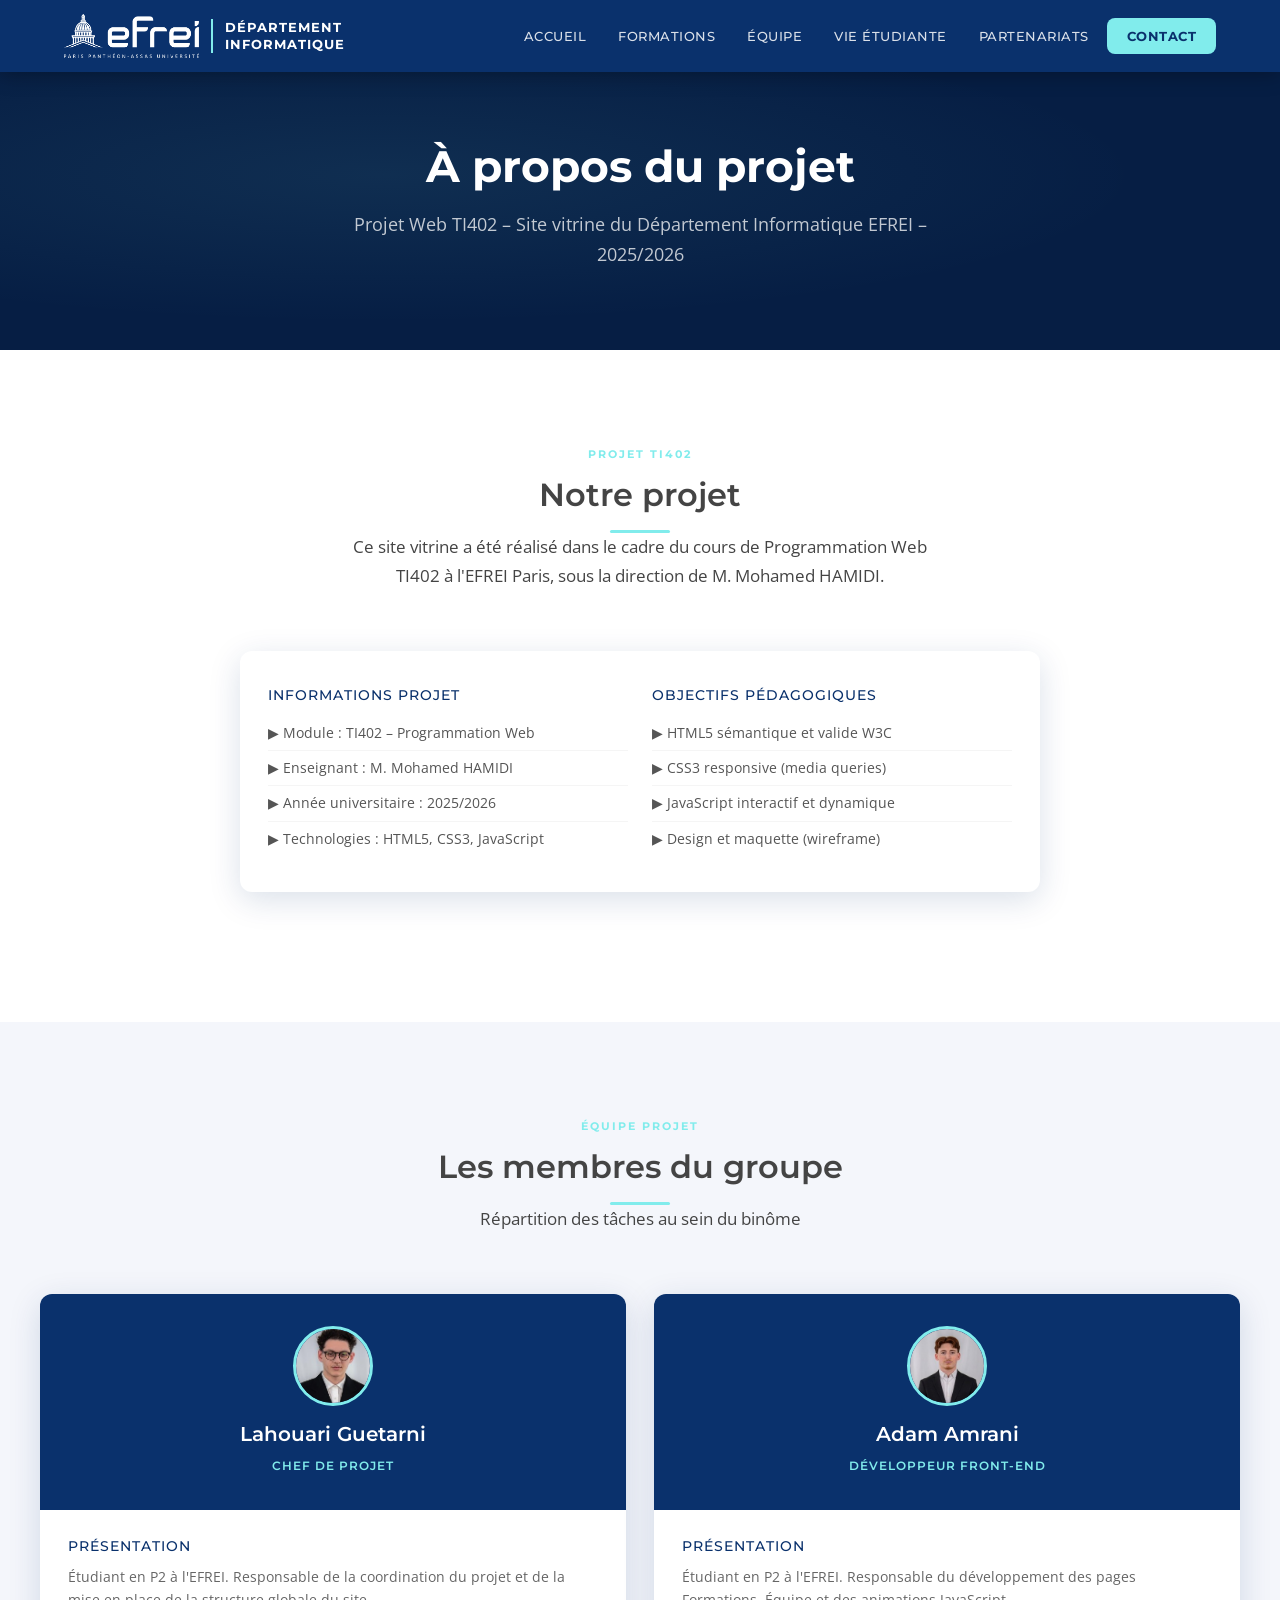
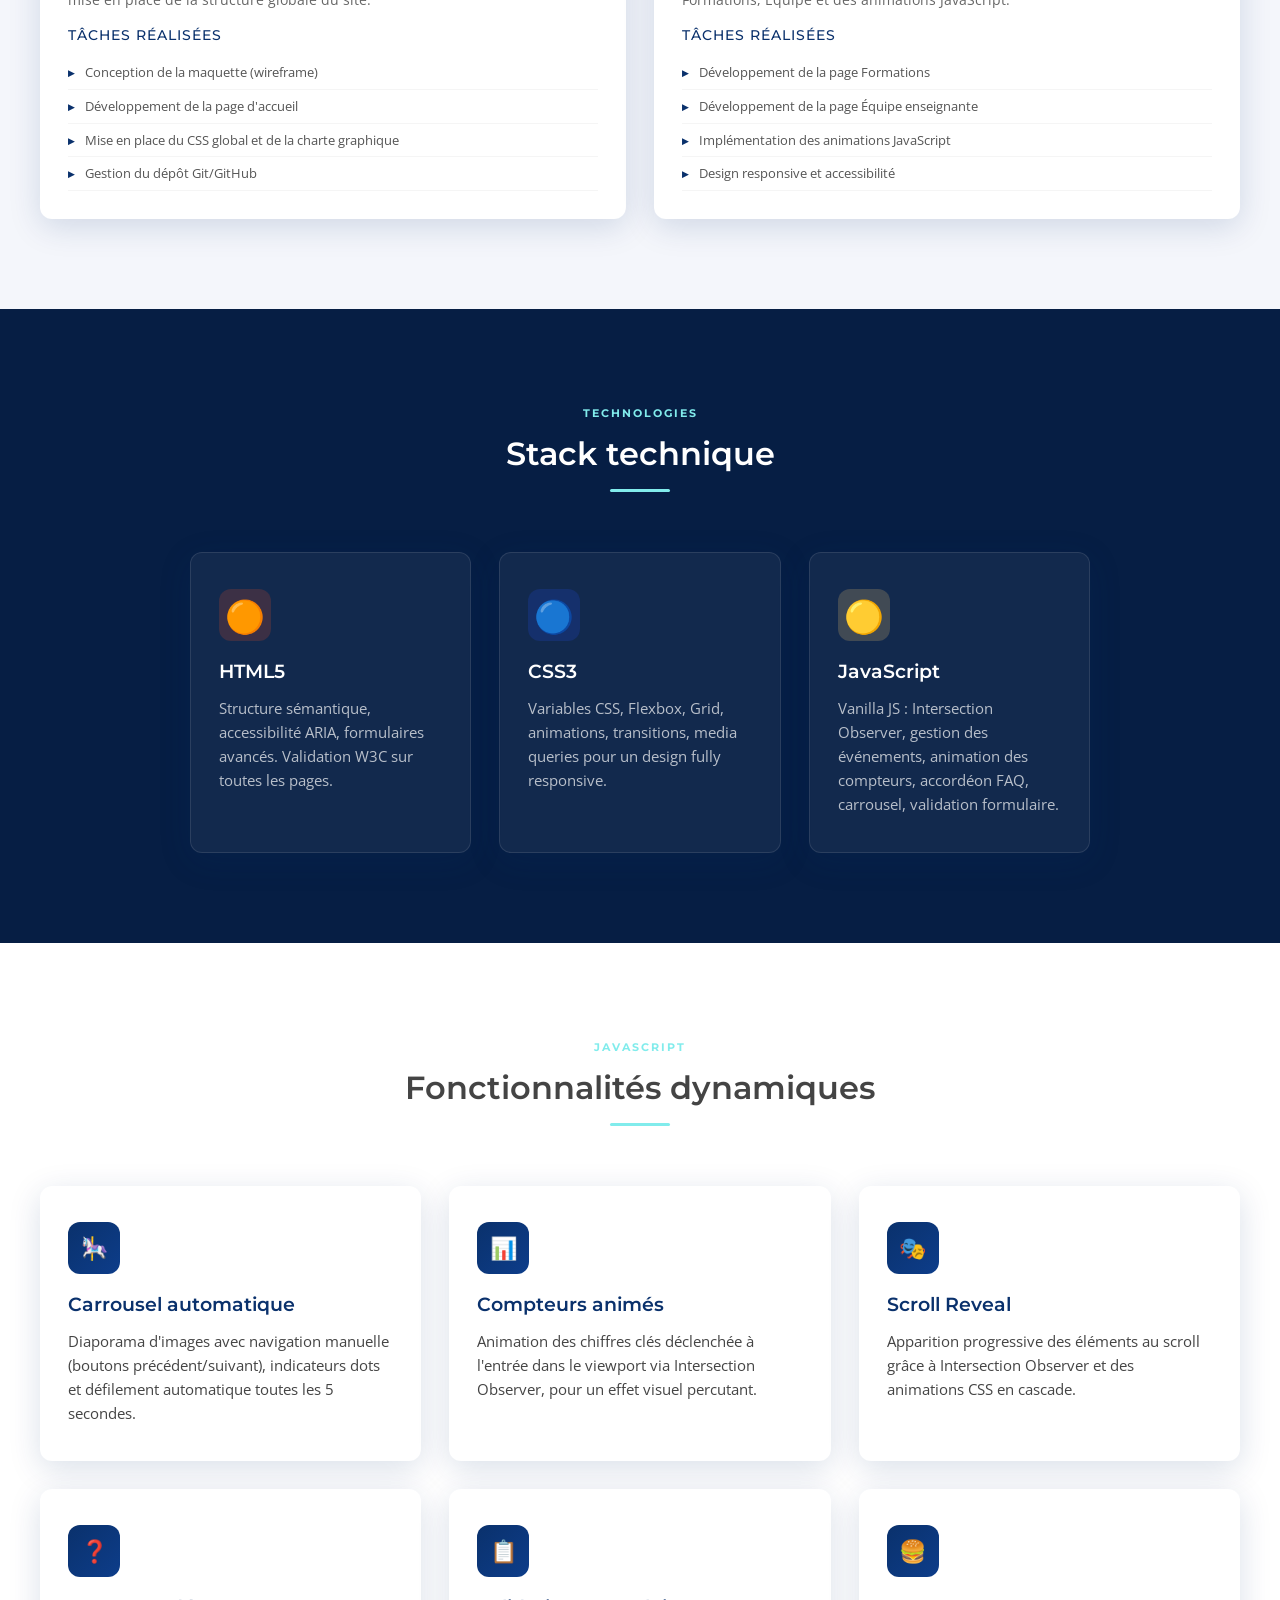
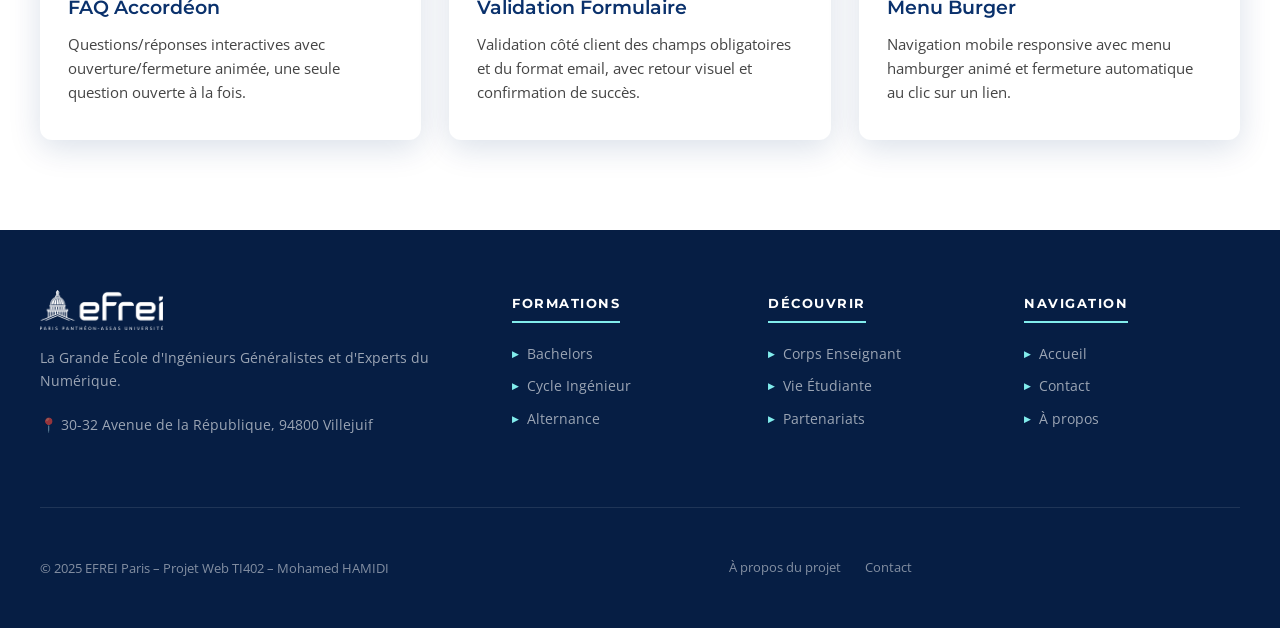
<file: apropos.html>
<!DOCTYPE html>
<html lang="fr">
<head>
  <meta charset="UTF-8">
  <meta name="viewport" content="width=device-width, initial-scale=1.0">
  <title>À propos – Projet Web TI402</title>
  <link rel="stylesheet" href="style.css">
</head>
<body>

  <header>
    <nav>
      <div class="nav-logo">
        <img src="img/R.png" alt="Logo EFREI">
        <span>Département<br>Informatique</span>
      </div>
      <ul class="nav-links">
        <li><a href="index.html">Accueil</a></li>
        <li><a href="formations.html">Formations</a></li>
        <li><a href="equipe.html">Équipe</a></li>
        <li><a href="vie-etudiante.html">Vie Étudiante</a></li>
        <li><a href="partenariats.html">Partenariats</a></li>
        <li><a href="contact.html" class="nav-cta">Contact</a></li>
      </ul>
      <div class="burger"><span></span><span></span><span></span></div>
    </nav>
  </header>

  <section class="page-hero" style="background: var(--bleu-dark);">
    <h1>À propos du projet</h1>
    <p>Projet Web TI402 – Site vitrine du Département Informatique EFREI – 2025/2026</p>
  </section>

  <!-- PRÉSENTATION PROJET -->
  <section class="section">
    <div class="container">
      <div class="section-header reveal">
        <span class="section-tag">Projet TI402</span>
        <h2>Notre projet</h2>
        <div class="divider"></div>
        <p>Ce site vitrine a été réalisé dans le cadre du cours de Programmation Web TI402 à l'EFREI Paris, sous la direction de M. Mohamed HAMIDI.</p>
      </div>

      <div class="card reveal" style="margin-bottom:40px; max-width:800px; margin-left:auto; margin-right:auto;">
        <div style="display:grid; grid-template-columns:1fr 1fr; gap:24px;">
          <div>
            <h4 style="color:var(--bleu); margin-bottom:12px; font-size:14px; text-transform:uppercase; letter-spacing:1px;">Informations projet</h4>
            <ul style="font-size:14px; color:#555;">
              <li style="padding:6px 0; border-bottom:1px solid #f5f5f5; display:flex; gap:8px;">▶ Module : TI402 – Programmation Web</li>
              <li style="padding:6px 0; border-bottom:1px solid #f5f5f5; display:flex; gap:8px;">▶ Enseignant : M. Mohamed HAMIDI</li>
              <li style="padding:6px 0; border-bottom:1px solid #f5f5f5; display:flex; gap:8px;">▶ Année universitaire : 2025/2026</li>
              <li style="padding:6px 0; display:flex; gap:8px;">▶ Technologies : HTML5, CSS3, JavaScript</li>
            </ul>
          </div>
          <div>
            <h4 style="color:var(--bleu); margin-bottom:12px; font-size:14px; text-transform:uppercase; letter-spacing:1px;">Objectifs pédagogiques</h4>
            <ul style="font-size:14px; color:#555;">
              <li style="padding:6px 0; border-bottom:1px solid #f5f5f5; display:flex; gap:8px;">▶ HTML5 sémantique et valide W3C</li>
              <li style="padding:6px 0; border-bottom:1px solid #f5f5f5; display:flex; gap:8px;">▶ CSS3 responsive (media queries)</li>
              <li style="padding:6px 0; border-bottom:1px solid #f5f5f5; display:flex; gap:8px;">▶ JavaScript interactif et dynamique</li>
              <li style="padding:6px 0; display:flex; gap:8px;">▶ Design et maquette (wireframe)</li>
            </ul>
          </div>
        </div>
      </div>
    </div>
  </section>

  <!-- MEMBRES -->
  <section class="section section-light">
    <div class="container">
      <div class="section-header reveal">
        <span class="section-tag">Équipe projet</span>
        <h2>Les membres du groupe</h2>
        <div class="divider"></div>
        <p>Répartition des tâches au sein du binôme</p>
      </div>
      <div class="membres-grid">

        <!-- MEMBRE 1 -->
        <div class="membre-card reveal">
          <div class="membre-header">
            <div class="membre-avatar">
              <img src="img/lahouari.png" alt="Lahouari Guetarni">
            </div>
            <h3>Lahouari Guetarni</h3>
            <span>Chef de projet</span>
          </div>
          <div class="membre-body">
            <h4>Présentation</h4>
            <p>Étudiant en P2 à l'EFREI. Responsable de la coordination du projet et de la mise en place de la structure globale du site.</p>
            <h4 style="margin-top:16px;">Tâches réalisées</h4>
            <ul class="taches-list">
              <li>Conception de la maquette (wireframe)</li>
              <li>Développement de la page d'accueil</li>
              <li>Mise en place du CSS global et de la charte graphique</li>
              <li>Gestion du dépôt Git/GitHub</li>
            </ul>
          </div>
        </div>

        <!-- MEMBRE 2 -->
        <div class="membre-card reveal" data-delay="150">
          <div class="membre-header">
            <div class="membre-avatar">
              <img src="img/adam.png" alt="Adam Amrani">
            </div>
            <h3>Adam Amrani</h3>
            <span>Développeur Front-End</span>
          </div>
          <div class="membre-body">
            <h4>Présentation</h4>
            <p>Étudiant en P2 à l'EFREI. Responsable du développement des pages Formations, Équipe et des animations JavaScript.</p>
            <h4 style="margin-top:16px;">Tâches réalisées</h4>
            <ul class="taches-list">
              <li>Développement de la page Formations</li>
              <li>Développement de la page Équipe enseignante</li>
              <li>Implémentation des animations JavaScript</li>
              <li>Design responsive et accessibilité</li>
            </ul>
          </div>
        </div>

      </div>
    </div>
  </section>

  <!-- TECH STACK -->
  <section class="section section-dark">
    <div class="container">
      <div class="section-header reveal">
        <span class="section-tag">Technologies</span>
        <h2>Stack technique</h2>
        <div class="divider"></div>
      </div>
      <div class="cards-grid" style="max-width:900px; margin:0 auto;">
        <div class="card card-dark reveal">
          <div class="card-icon" style="font-size:32px; background:rgba(229,77,38,0.2);">🟠</div>
          <h3>HTML5</h3>
          <p>Structure sémantique, accessibilité ARIA, formulaires avancés. Validation W3C sur toutes les pages.</p>
        </div>
        <div class="card card-dark reveal" data-delay="100">
          <div class="card-icon" style="font-size:32px; background:rgba(38,77,229,0.2);">🔵</div>
          <h3>CSS3</h3>
          <p>Variables CSS, Flexbox, Grid, animations, transitions, media queries pour un design fully responsive.</p>
        </div>
        <div class="card card-dark reveal" data-delay="200">
          <div class="card-icon" style="font-size:32px; background:rgba(253,203,110,0.2);">🟡</div>
          <h3>JavaScript</h3>
          <p>Vanilla JS : Intersection Observer, gestion des événements, animation des compteurs, accordéon FAQ, carrousel, validation formulaire.</p>
        </div>
      </div>
    </div>
  </section>

  <!-- FONCTIONNALITÉS JS -->
  <section class="section">
    <div class="container">
      <div class="section-header reveal">
        <span class="section-tag">JavaScript</span>
        <h2>Fonctionnalités dynamiques</h2>
        <div class="divider"></div>
      </div>
      <div class="cards-grid">
        <div class="card reveal">
          <div class="card-icon">🎠</div>
          <h3>Carrousel automatique</h3>
          <p>Diaporama d'images avec navigation manuelle (boutons précédent/suivant), indicateurs dots et défilement automatique toutes les 5 secondes.</p>
        </div>
        <div class="card reveal" data-delay="100">
          <div class="card-icon">📊</div>
          <h3>Compteurs animés</h3>
          <p>Animation des chiffres clés déclenchée à l'entrée dans le viewport via Intersection Observer, pour un effet visuel percutant.</p>
        </div>
        <div class="card reveal" data-delay="200">
          <div class="card-icon">🎭</div>
          <h3>Scroll Reveal</h3>
          <p>Apparition progressive des éléments au scroll grâce à Intersection Observer et des animations CSS en cascade.</p>
        </div>
        <div class="card reveal" data-delay="300">
          <div class="card-icon">❓</div>
          <h3>FAQ Accordéon</h3>
          <p>Questions/réponses interactives avec ouverture/fermeture animée, une seule question ouverte à la fois.</p>
        </div>
        <div class="card reveal">
          <div class="card-icon">📋</div>
          <h3>Validation Formulaire</h3>
          <p>Validation côté client des champs obligatoires et du format email, avec retour visuel et confirmation de succès.</p>
        </div>
        <div class="card reveal" data-delay="100">
          <div class="card-icon">🍔</div>
          <h3>Menu Burger</h3>
          <p>Navigation mobile responsive avec menu hamburger animé et fermeture automatique au clic sur un lien.</p>
        </div>
      </div>
    </div>
  </section>

  <footer>
    <div class="footer-grid">
      <div class="footer-brand">
        <img src="img/R.png" alt="Logo EFREI">
        <p>La Grande École d'Ingénieurs Généralistes et d'Experts du Numérique.</p>
        <p>📍 30-32 Avenue de la République, 94800 Villejuif</p>
      </div>
      <div class="footer-col">
        <h4>Formations</h4>
        <ul>
          <li><a href="formations.html">Bachelors</a></li>
          <li><a href="formations.html">Cycle Ingénieur</a></li>
          <li><a href="formations.html">Alternance</a></li>
        </ul>
      </div>
      <div class="footer-col">
        <h4>Découvrir</h4>
        <ul>
          <li><a href="equipe.html">Corps Enseignant</a></li>
          <li><a href="vie-etudiante.html">Vie Étudiante</a></li>
          <li><a href="partenariats.html">Partenariats</a></li>
        </ul>
      </div>
      <div class="footer-col">
        <h4>Navigation</h4>
        <ul>
          <li><a href="index.html">Accueil</a></li>
          <li><a href="contact.html">Contact</a></li>
          <li><a href="apropos.html">À propos</a></li>
        </ul>
      </div>
    </div>
    <div class="footer-bottom">
      <p>© 2025 EFREI Paris – Projet Web TI402 – Mohamed HAMIDI</p>
      <nav>
        <a href="apropos.html">À propos du projet</a>
        <a href="contact.html">Contact</a>
      </nav>
    </div>
  </footer>

  <button class="back-to-top">↑</button>
  <script src="script.js"></script>
</body>
</html>
</file>
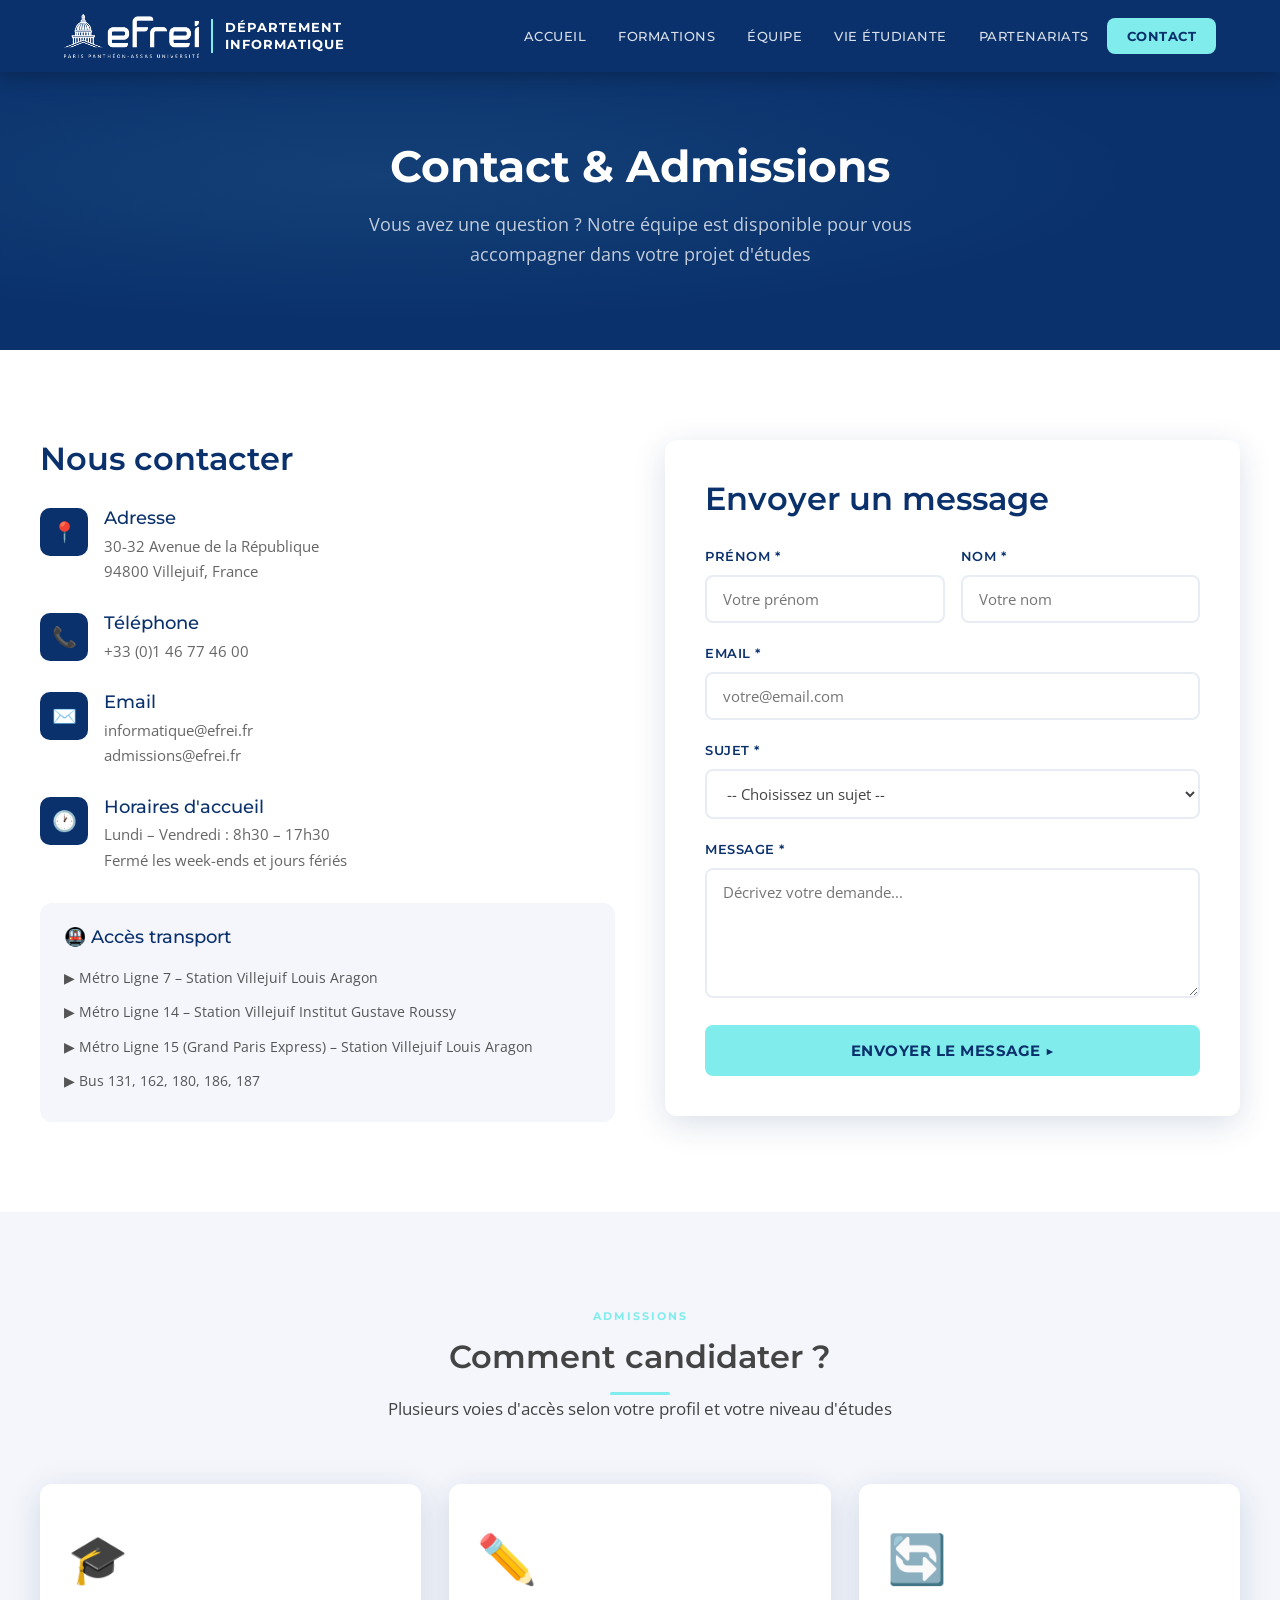
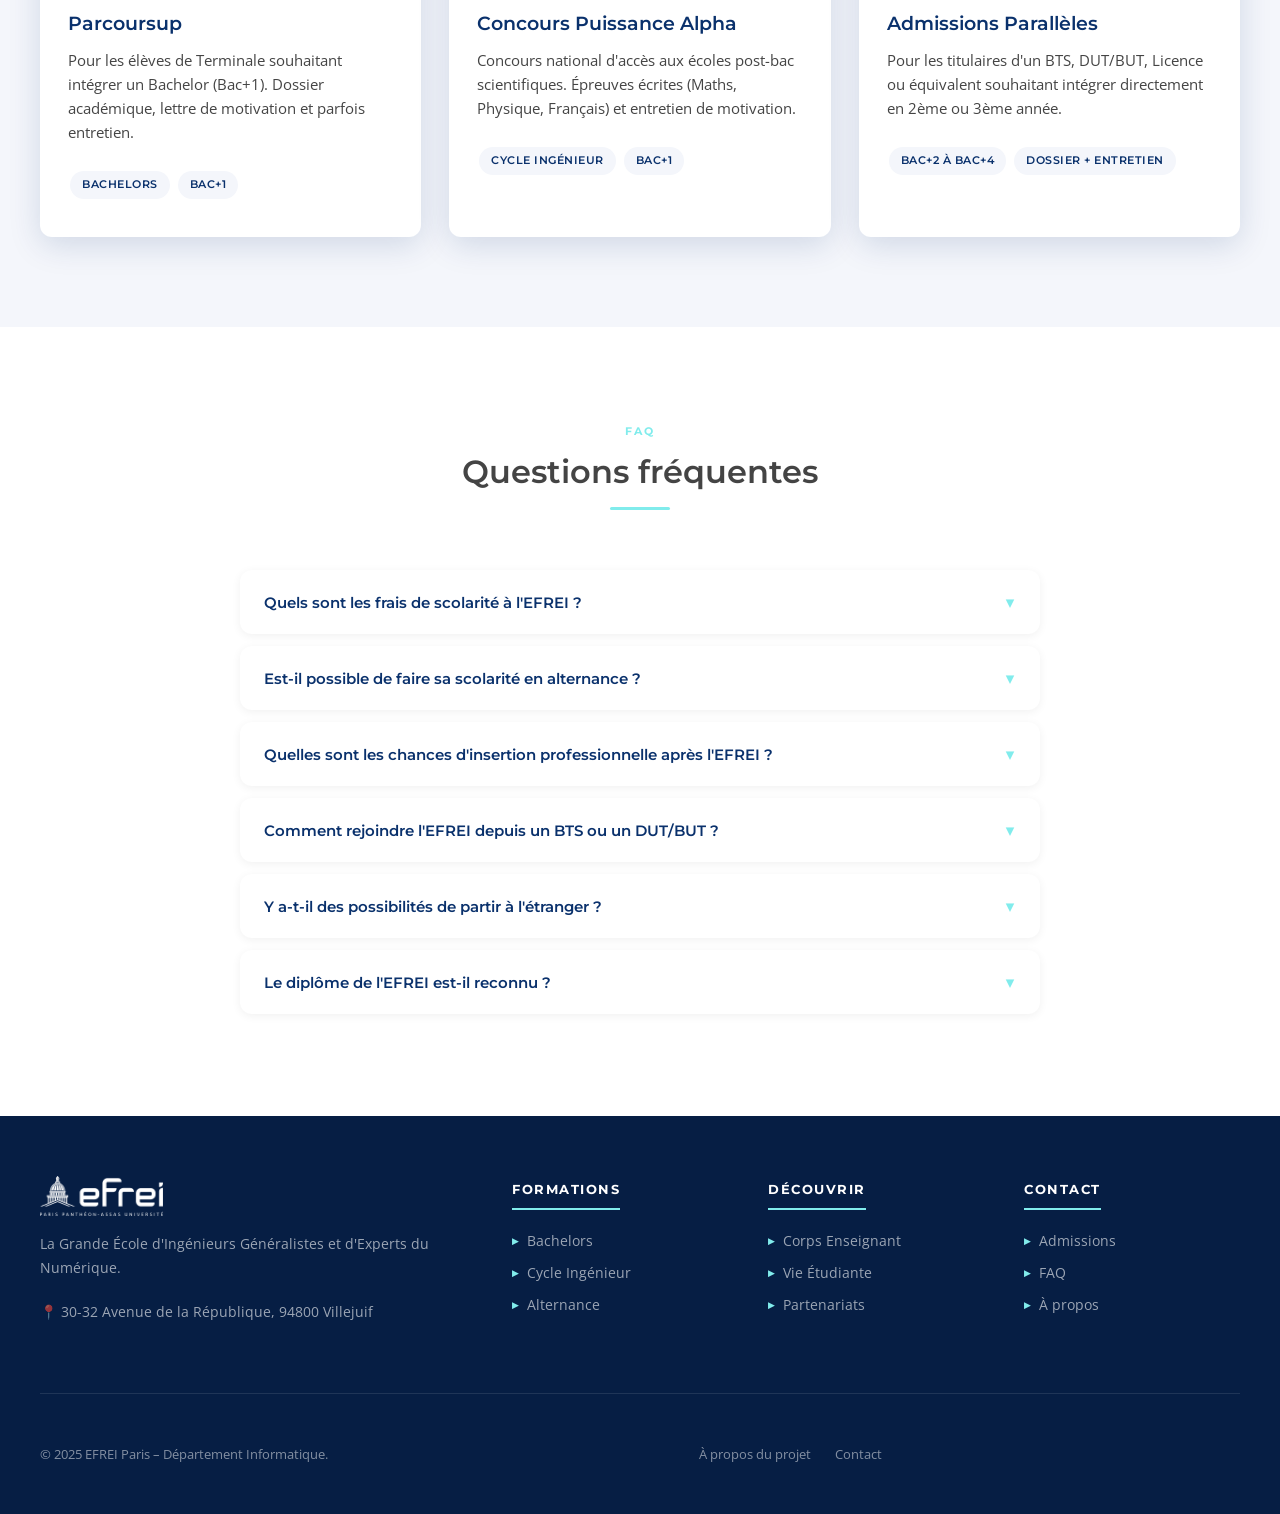
<file: contact.html>
<!DOCTYPE html>
<html lang="fr">
<head>
  <meta charset="UTF-8">
  <meta name="viewport" content="width=device-width, initial-scale=1.0">
  <title>Contact & Admissions – Département Informatique EFREI</title>
  <link rel="stylesheet" href="style.css">
</head>
<body>

  <header>
    <nav>
      <div class="nav-logo">
        <img src="img/R.png" alt="Logo EFREI">
        <span>Département<br>Informatique</span>
      </div>
      <ul class="nav-links">
        <li><a href="index.html">Accueil</a></li>
        <li><a href="formations.html">Formations</a></li>
        <li><a href="equipe.html">Équipe</a></li>
        <li><a href="vie-etudiante.html">Vie Étudiante</a></li>
        <li><a href="partenariats.html">Partenariats</a></li>
        <li><a href="contact.html" class="nav-cta active">Contact</a></li>
      </ul>
      <div class="burger"><span></span><span></span><span></span></div>
    </nav>
  </header>

  <section class="page-hero" style="background: var(--bleu);">
    <h1>Contact & Admissions</h1>
    <p>Vous avez une question ? Notre équipe est disponible pour vous accompagner dans votre projet d'études</p>
  </section>

  <!-- CONTACT SECTION -->
  <section class="section">
    <div class="container">
      <div class="contact-grid">
        <!-- Infos contact -->
        <div class="contact-info reveal">
          <h2>Nous contacter</h2>

          <div class="info-item">
            <div class="info-icon">📍</div>
            <div>
              <h4>Adresse</h4>
              <p>30-32 Avenue de la République<br>94800 Villejuif, France</p>
            </div>
          </div>

          <div class="info-item">
            <div class="info-icon">📞</div>
            <div>
              <h4>Téléphone</h4>
              <p>+33 (0)1 46 77 46 00</p>
            </div>
          </div>

          <div class="info-item">
            <div class="info-icon">✉️</div>
            <div>
              <h4>Email</h4>
              <p>informatique@efrei.fr<br>admissions@efrei.fr</p>
            </div>
          </div>

          <div class="info-item">
            <div class="info-icon">🕐</div>
            <div>
              <h4>Horaires d'accueil</h4>
              <p>Lundi – Vendredi : 8h30 – 17h30<br>Fermé les week-ends et jours fériés</p>
            </div>
          </div>

          <!-- Accès -->
          <div id="acces" style="margin-top:30px; background:var(--gris-clair); border-radius:var(--radius); padding:24px;">
            <h4 style="color:var(--bleu); margin-bottom:12px; font-family:'Montserrat',sans-serif;">🚇 Accès transport</h4>
            <ul style="font-size:14px; color:#555;">
              <li style="padding:6px 0; display:flex; gap:8px;">▶ Métro Ligne 7 – Station Villejuif Louis Aragon</li>
              <li style="padding:6px 0; display:flex; gap:8px;">▶ Métro Ligne 14 – Station Villejuif Institut Gustave Roussy</li>
              <li style="padding:6px 0; display:flex; gap:8px;">▶ Métro Ligne 15 (Grand Paris Express) – Station Villejuif Louis Aragon</li>
              <li style="padding:6px 0; display:flex; gap:8px;">▶ Bus 131, 162, 180, 186, 187</li>
            </ul>
          </div>
        </div>

        <!-- Formulaire -->
        <div class="contact-form-wrapper reveal" data-delay="100">
          <h2>Envoyer un message</h2>
          <form id="contact-form" novalidate>
            <div class="form-row">
              <div class="form-group">
                <label for="prenom">Prénom *</label>
                <input type="text" id="prenom" name="prenom" placeholder="Votre prénom" required>
              </div>
              <div class="form-group">
                <label for="nom">Nom *</label>
                <input type="text" id="nom" name="nom" placeholder="Votre nom" required>
              </div>
            </div>
            <div class="form-group">
              <label for="email">Email *</label>
              <input type="email" id="email" name="email" placeholder="votre@email.com" required>
            </div>
            <div class="form-group">
              <label for="sujet">Sujet *</label>
              <select id="sujet" name="sujet" required>
                <option value="">-- Choisissez un sujet --</option>
                <option value="admission">Admissions & Candidatures</option>
                <option value="formation">Informations sur les formations</option>
                <option value="alternance">Alternance & Stages</option>
                <option value="partenariat">Partenariat entreprise</option>
                <option value="autre">Autre demande</option>
              </select>
            </div>
            <div class="form-group">
              <label for="message">Message *</label>
              <textarea id="message" name="message" placeholder="Décrivez votre demande..." required></textarea>
            </div>
            <button type="submit" class="btn-primary" style="width:100%; justify-content:center; font-size:15px; padding:16px;">
              Envoyer le message ▶
            </button>
          </form>
        </div>
      </div>
    </div>
  </section>

  <!-- ADMISSIONS -->
  <section class="section section-light">
    <div class="container">
      <div class="section-header reveal">
        <span class="section-tag">Admissions</span>
        <h2>Comment candidater ?</h2>
        <div class="divider"></div>
        <p>Plusieurs voies d'accès selon votre profil et votre niveau d'études</p>
      </div>
      <div class="cards-grid">
        <div class="card reveal">
          <div style="font-size:48px; margin-bottom:16px;">🎓</div>
          <h3>Parcoursup</h3>
          <p>Pour les élèves de Terminale souhaitant intégrer un Bachelor (Bac+1). Dossier académique, lettre de motivation et parfois entretien.</p>
          <br>
          <span class="tag">Bachelors</span>
          <span class="tag">Bac+1</span>
        </div>
        <div class="card reveal" data-delay="100">
          <div style="font-size:48px; margin-bottom:16px;">✏️</div>
          <h3>Concours Puissance Alpha</h3>
          <p>Concours national d'accès aux écoles post-bac scientifiques. Épreuves écrites (Maths, Physique, Français) et entretien de motivation.</p>
          <br>
          <span class="tag">Cycle Ingénieur</span>
          <span class="tag">Bac+1</span>
        </div>
        <div class="card reveal" data-delay="200">
          <div style="font-size:48px; margin-bottom:16px;">🔄</div>
          <h3>Admissions Parallèles</h3>
          <p>Pour les titulaires d'un BTS, DUT/BUT, Licence ou équivalent souhaitant intégrer directement en 2ème ou 3ème année.</p>
          <br>
          <span class="tag">Bac+2 à Bac+4</span>
          <span class="tag">Dossier + Entretien</span>
        </div>
      </div>
    </div>
  </section>

  <!-- FAQ -->
  <section class="section" id="faq">
    <div class="container">
      <div class="section-header reveal">
        <span class="section-tag">FAQ</span>
        <h2>Questions fréquentes</h2>
        <div class="divider"></div>
      </div>
      <div style="max-width:800px; margin:0 auto;" class="reveal">

        <div class="faq-item">
          <button class="faq-question">
            Quels sont les frais de scolarité à l'EFREI ?
            <span class="faq-arrow">▼</span>
          </button>
          <div class="faq-answer">
            <p>Les frais de scolarité varient selon le cycle et le statut (initial / alternance). Pour les Bachelors, comptez entre 7 000€ et 9 000€ par an. Pour le Cycle Ingénieur, de 8 500€ à 11 000€ par an. Des bourses et aides existent. Contactez le service admissions pour un devis personnalisé.</p>
          </div>
        </div>

        <div class="faq-item">
          <button class="faq-question">
            Est-il possible de faire sa scolarité en alternance ?
            <span class="faq-arrow">▼</span>
          </button>
          <div class="faq-answer">
            <p>Oui, la plupart de nos formations sont disponibles en alternance dès la 2ème année. Le rythme est généralement de 3 semaines en entreprise et 1 semaine à l'école. Les frais de scolarité sont pris en charge par l'OPCO de l'entreprise d'accueil.</p>
          </div>
        </div>

        <div class="faq-item">
          <button class="faq-question">
            Quelles sont les chances d'insertion professionnelle après l'EFREI ?
            <span class="faq-arrow">▼</span>
          </button>
          <div class="faq-answer">
            <p>Le taux d'insertion professionnelle de nos diplômés est de 95% à 6 mois. La plupart trouvent un emploi avant même la fin de leur formation grâce aux stages, alternances et au réseau des entreprises partenaires. Le salaire moyen à l'embauche est de 42 000€ bruts annuels.</p>
          </div>
        </div>

        <div class="faq-item">
          <button class="faq-question">
            Comment rejoindre l'EFREI depuis un BTS ou un DUT/BUT ?
            <span class="faq-arrow">▼</span>
          </button>
          <div class="faq-answer">
            <p>Via les admissions parallèles, vous pouvez intégrer directement en 2ème ou 3ème année selon votre niveau. Le processus comprend un dossier académique et un entretien de motivation. Les candidatures sont ouvertes de janvier à juin chaque année.</p>
          </div>
        </div>

        <div class="faq-item">
          <button class="faq-question">
            Y a-t-il des possibilités de partir à l'étranger ?
            <span class="faq-arrow">▼</span>
          </button>
          <div class="faq-answer">
            <p>Oui, l'EFREI propose des semestres à l'international, des double-diplômes avec des universités partenaires en Europe, en Amérique du Nord et en Asie. Des bourses Erasmus+ sont disponibles pour financer vos séjours académiques à l'étranger.</p>
          </div>
        </div>

        <div class="faq-item">
          <button class="faq-question">
            Le diplôme de l'EFREI est-il reconnu ?
            <span class="faq-arrow">▼</span>
          </button>
          <div class="faq-answer">
            <p>Absolument. L'EFREI est une Grande École accréditée par la CTI (Commission des Titres d'Ingénieur), membre de la CGE (Conférence des Grandes Écoles) et labellisée EESPIG. Nos diplômes sont reconnus au niveau national et international (grade de Licence pour les Bachelors, grade de Master pour le Cycle Ingénieur).</p>
          </div>
        </div>

      </div>
    </div>
  </section>

  <footer>
    <div class="footer-grid">
      <div class="footer-brand">
        <img src="img/R.png" alt="Logo EFREI">
        <p>La Grande École d'Ingénieurs Généralistes et d'Experts du Numérique.</p>
        <p>📍 30-32 Avenue de la République, 94800 Villejuif</p>
      </div>
      <div class="footer-col">
        <h4>Formations</h4>
        <ul>
          <li><a href="formations.html">Bachelors</a></li>
          <li><a href="formations.html">Cycle Ingénieur</a></li>
          <li><a href="formations.html">Alternance</a></li>
        </ul>
      </div>
      <div class="footer-col">
        <h4>Découvrir</h4>
        <ul>
          <li><a href="equipe.html">Corps Enseignant</a></li>
          <li><a href="vie-etudiante.html">Vie Étudiante</a></li>
          <li><a href="partenariats.html">Partenariats</a></li>
        </ul>
      </div>
      <div class="footer-col">
        <h4>Contact</h4>
        <ul>
          <li><a href="contact.html">Admissions</a></li>
          <li><a href="contact.html#faq">FAQ</a></li>
          <li><a href="apropos.html">À propos</a></li>
        </ul>
      </div>
    </div>
    <div class="footer-bottom">
      <p>© 2025 EFREI Paris – Département Informatique.</p>
      <nav>
        <a href="apropos.html">À propos du projet</a>
        <a href="contact.html">Contact</a>
      </nav>
    </div>
  </footer>

  <button class="back-to-top">↑</button>
  <script src="script.js"></script>
</body>
</html>
</file>
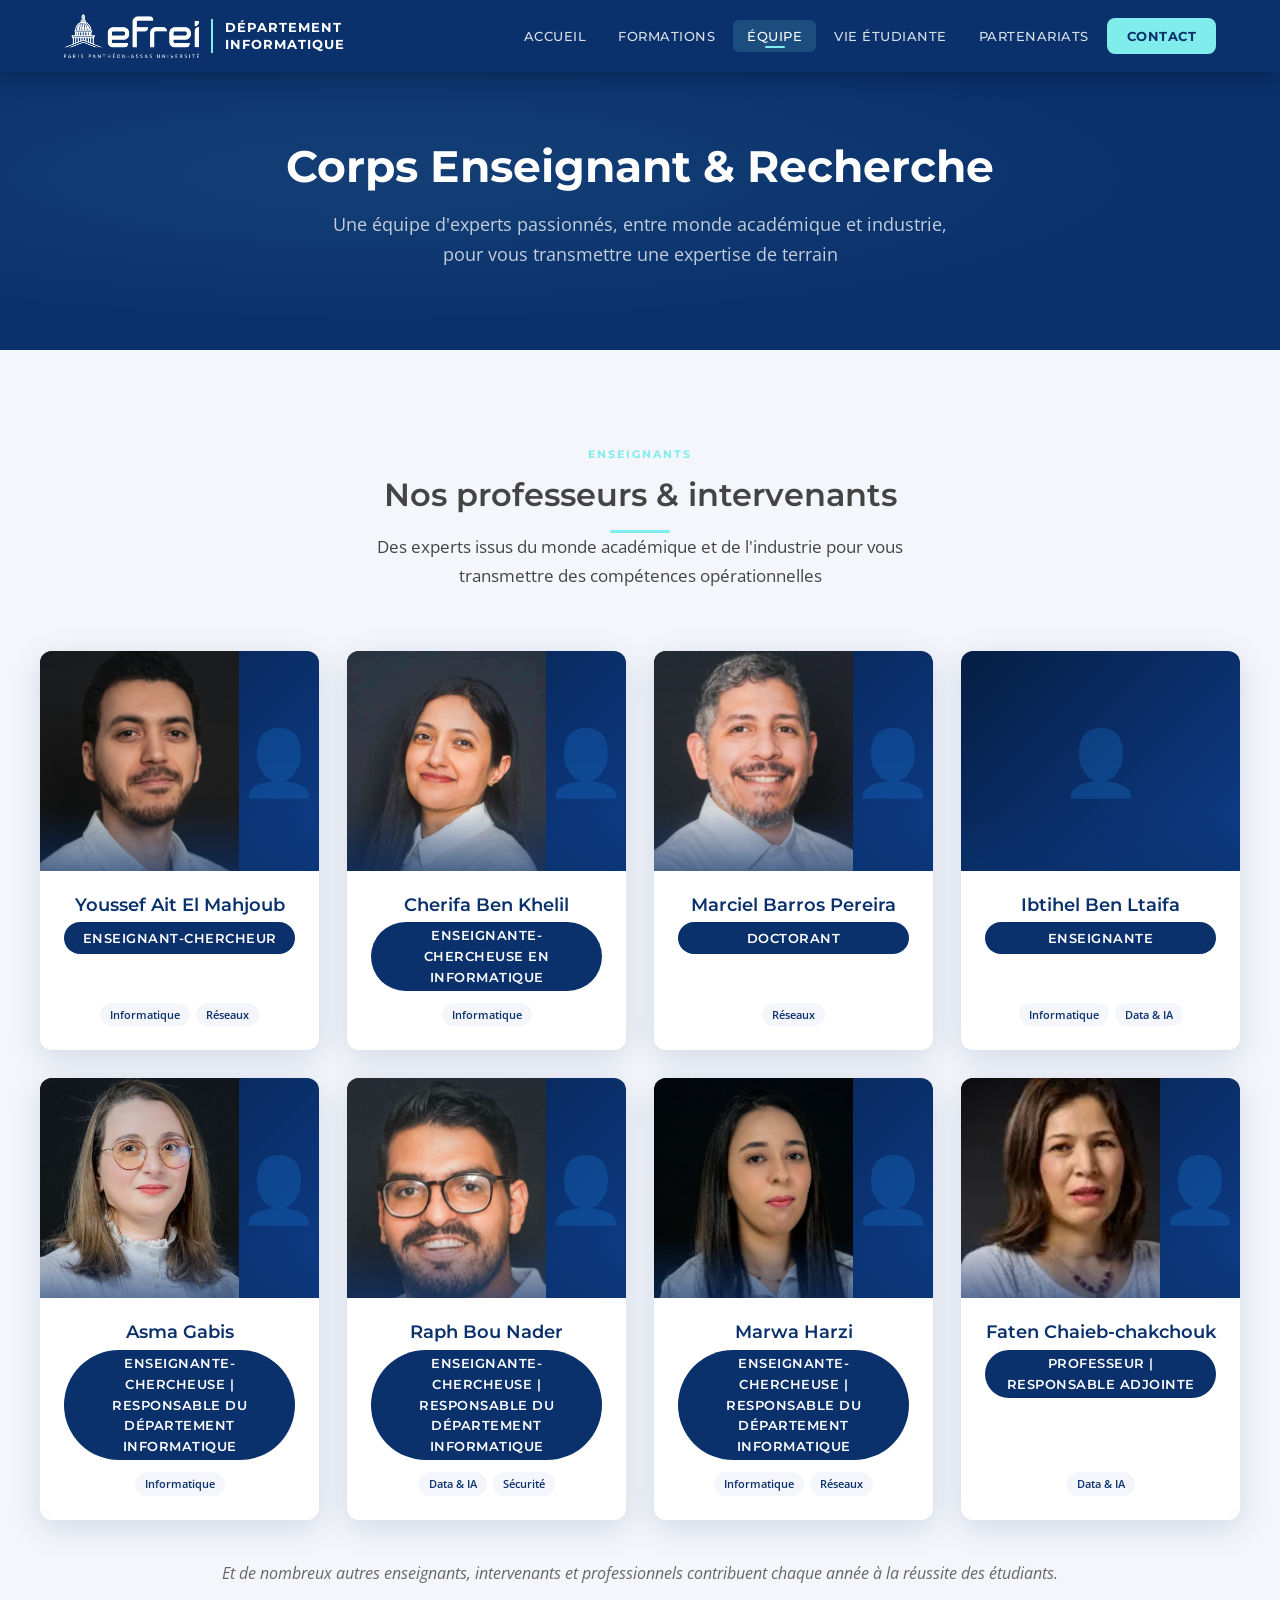
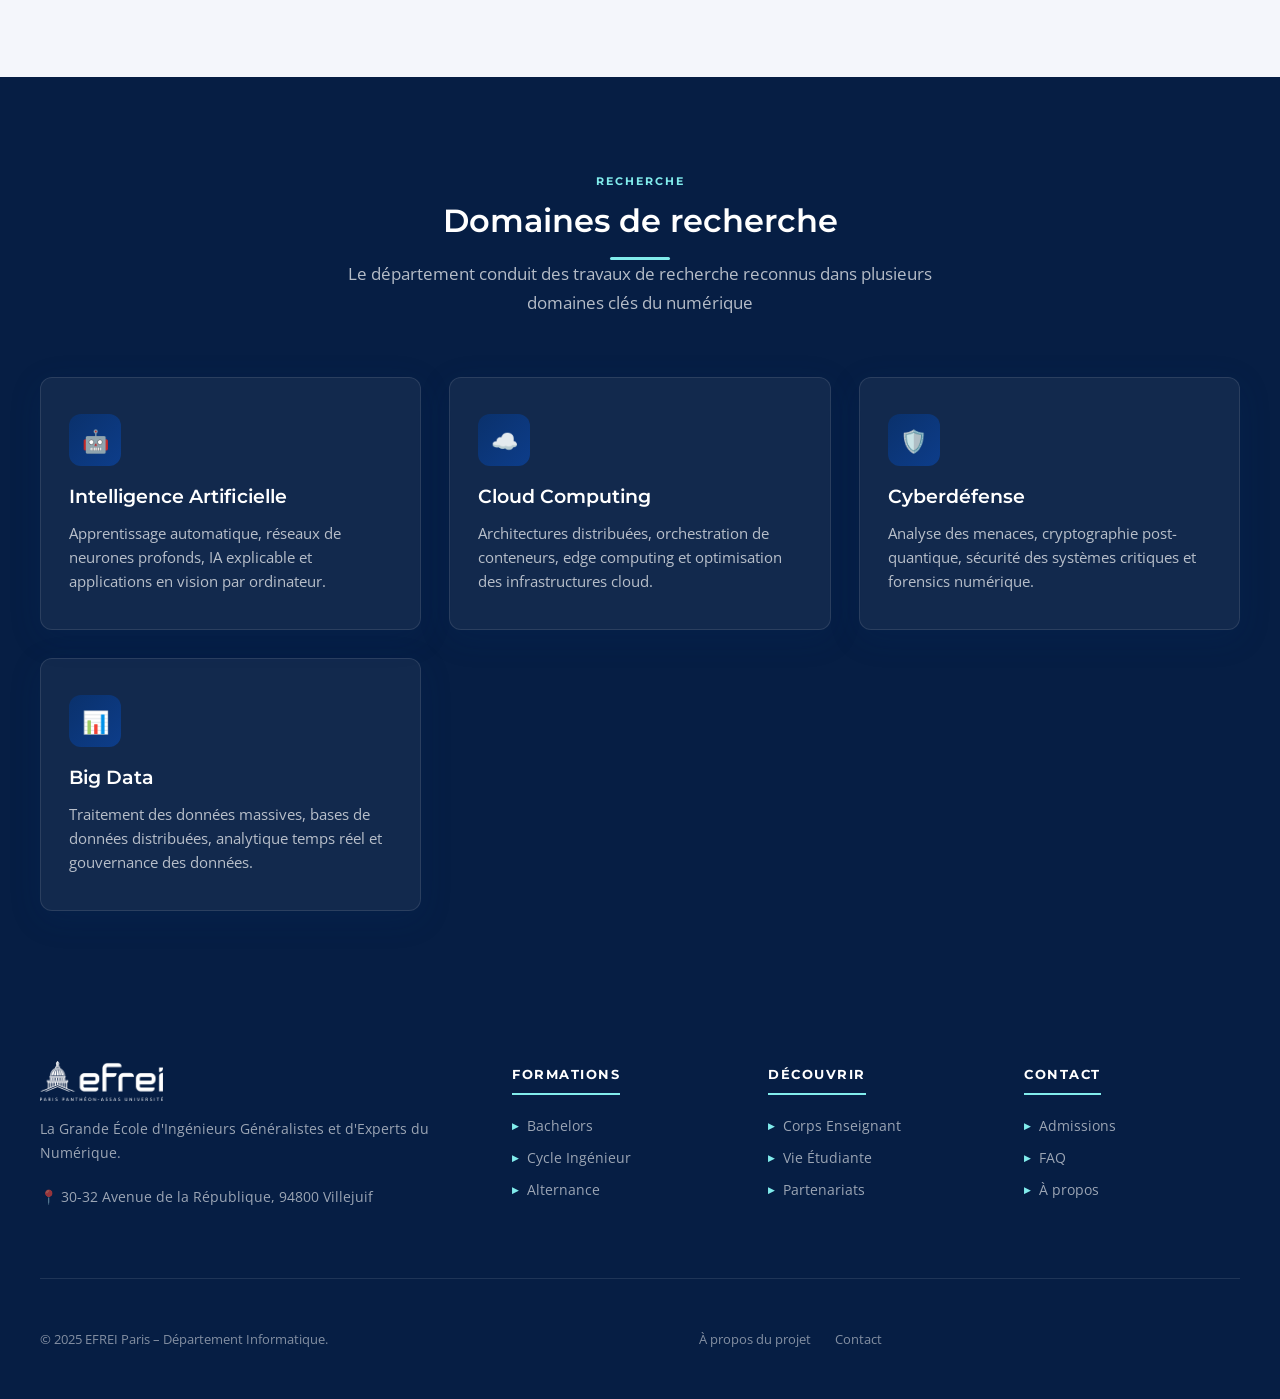
<file: equipe.html>
<!DOCTYPE html>
<html lang="fr">
<head>
  <meta charset="UTF-8">
  <meta name="viewport" content="width=device-width, initial-scale=1.0">
  <title>Équipe Enseignante – Département Informatique EFREI</title>
  <link rel="stylesheet" href="style.css">
</head>
<body>

  <header>
    <nav>
      <div class="nav-logo">
        <img src="img/R.png" alt="Logo EFREI">
        <span>Département<br>Informatique</span>
      </div>
      <ul class="nav-links">
        <li><a href="index.html">Accueil</a></li>
        <li><a href="formations.html">Formations</a></li>
        <li><a href="equipe.html" class="active">Équipe</a></li>
        <li><a href="vie-etudiante.html">Vie Étudiante</a></li>
        <li><a href="partenariats.html">Partenariats</a></li>
        <li><a href="contact.html" class="nav-cta">Contact</a></li>
      </ul>
      <div class="burger"><span></span><span></span><span></span></div>
    </nav>
  </header>

  <!-- HERO -->
  <section class="page-hero" style="background: var(--bleu);">
    <h1>Corps Enseignant & Recherche</h1>
    <p>Une équipe d'experts passionnés, entre monde académique et industrie, pour vous transmettre une expertise de terrain</p>
  </section>


  <!-- CORPS ENSEIGNANT -->
  <section class="section section-light">
    <div class="container">
      <div class="section-header reveal">
        <span class="section-tag">Enseignants</span>
        <h2>Nos professeurs & intervenants</h2>
        <div class="divider"></div>
        <p>Des experts issus du monde académique et de l'industrie pour vous transmettre des compétences opérationnelles</p>
      </div>
      <div class="prof-grid">

        <!-- PROF 1 -->
        <div class="prof-card reveal">
          <div class="prof-photo">
            <img src="img/Prof1.png" alt="Professeur 1"> 
            <div class="prof-placeholder">👤</div>
            <div class="prof-photo-overlay"></div>
          </div>
          <div class="prof-info">
            <h3>Youssef Ait El Mahjoub</h3>
            <span class="prof-role">Enseignant-chercheur</span>
            <div class="expertise-tags">
              <span class="expertise-tag">Informatique</span>
              <span class="expertise-tag">Réseaux</span>
            </div>
          </div>
        </div>

        <!-- PROF 2 -->
        <div class="prof-card reveal" data-delay="100">
          <div class="prof-photo">
            <img src="img/Prof2.png" alt="Professeur 2">
            <div class="prof-placeholder">👤</div>
            <div class="prof-photo-overlay"></div>
          </div>
          <div class="prof-info">
            <h3>Cherifa Ben Khelil</h3>
            <span class="prof-role">Enseignante-chercheuse en informatique</span>
            <div class="expertise-tags">
              <span class="expertise-tag">Informatique</span>
              
            </div>
          </div>
        </div>

        <!-- PROF 3 -->
        <div class="prof-card reveal" data-delay="200">
          <div class="prof-photo">
            <img src="img/Prof3.png" alt="Professeur 3">
            <div class="prof-placeholder">👤</div>
            <div class="prof-photo-overlay"></div>
          </div>
          <div class="prof-info">
            <h3>Marciel Barros Pereira</h3>
            <span class="prof-role">Doctorant</span>
            <div class="expertise-tags">
              <span class="expertise-tag">Réseaux</span>
            </div>
          </div>
        </div>

        <!-- PROF 4 -->
        <div class="prof-card reveal" data-delay="300">
          <div class="prof-photo">
            <!-- img src="img/prof4.jpg" alt="Professeur 4" -->
            <div class="prof-placeholder">👤</div>
            <div class="prof-photo-overlay"></div>
          </div>
          <div class="prof-info">
            <h3>Ibtihel Ben Ltaifa</h3>
            <span class="prof-role">Enseignante</span>
            <div class="expertise-tags">
              <span class="expertise-tag">Informatique</span>
              <span class="expertise-tag">Data & IA</span>
            </div>
          </div>
        </div>

        <!-- PROF 5 -->
        <div class="prof-card reveal">
          <div class="prof-photo">
            <img src="img/Prof4.png" alt="Professeur 4">
            <div class="prof-placeholder">👤</div>
            <div class="prof-photo-overlay"></div>
          </div>
          <div class="prof-info">
            <h3>Asma Gabis</h3>
            <span class="prof-role">Enseignante-chercheuse | Responsable du département informatique</span>
            <div class="expertise-tags">
              <span class="expertise-tag">Informatique</span>
            </div>
          </div>
        </div>

        <div class="prof-card reveal">
          <div class="prof-photo">
            <img src="img/Prof5.png" alt="Professeur 5">
            <div class="prof-placeholder">👤</div>
            <div class="prof-photo-overlay"></div>
          </div>
          <div class="prof-info">
            <h3>Raph Bou Nader</h3>
            <span class="prof-role">Enseignante-chercheuse | Responsable du département informatique</span>
            <div class="expertise-tags">
              <span class="expertise-tag">Data & IA</span>
              <span class="expertise-tag">Sécurité</span>
            </div>
          </div>
        </div>

        <div class="prof-card reveal">
          <div class="prof-photo">
            <img src="img/Prof6.png" alt="Professeur 6">
            <div class="prof-placeholder">👤</div>
            <div class="prof-photo-overlay"></div>
          </div>
          <div class="prof-info">
            <h3>Marwa Harzi</h3>
            <span class="prof-role">Enseignante-chercheuse | Responsable du département informatique</span>
            <div class="expertise-tags">
              <span class="expertise-tag">Informatique</span>
              <span class="expertise-tag">Réseaux</span>
            </div>
          </div>
        </div>

        <!-- PROF 6 -->
        <div class="prof-card reveal" data-delay="100">
          <div class="prof-photo">
              <img src="img/Prof7.png" alt="Professeur 7">
            <div class="prof-placeholder">👤</div>
            <div class="prof-photo-overlay"></div>
          </div>
          <div class="prof-info">
            <h3>Faten Chaieb-chakchouk</h3>
            <span class="prof-role">Professeur | Responsable Adjointe</span>
            <div class="expertise-tags">
              <span class="expertise-tag">Data & IA</span>
            </div>
          </div>

          
          
        </div>

        

      </div>

      <div class="reveal" style="text-align:center; margin-top:40px;">
        <p style="color:#666; font-style:italic;"> Et de nombreux autres enseignants, intervenants et professionnels contribuent chaque année à la réussite des étudiants.</p>
      </div>
    </div>
  </section>

  <!-- RECHERCHE -->
  <section class="section section-dark">
    <div class="container">
      <div class="section-header reveal">
        <span class="section-tag">Recherche</span>
        <h2>Domaines de recherche</h2>
        <div class="divider"></div>
        <p>Le département conduit des travaux de recherche reconnus dans plusieurs domaines clés du numérique</p>
      </div>
      <div class="cards-grid">
        <div class="card card-dark reveal">
          <div class="card-icon">🤖</div>
          <h3>Intelligence Artificielle</h3>
          <p>Apprentissage automatique, réseaux de neurones profonds, IA explicable et applications en vision par ordinateur.</p>
        </div>
        <div class="card card-dark reveal" data-delay="100">
          <div class="card-icon">☁️</div>
          <h3>Cloud Computing</h3>
          <p>Architectures distribuées, orchestration de conteneurs, edge computing et optimisation des infrastructures cloud.</p>
        </div>
        <div class="card card-dark reveal" data-delay="200">
          <div class="card-icon">🛡️</div>
          <h3>Cyberdéfense</h3>
          <p>Analyse des menaces, cryptographie post-quantique, sécurité des systèmes critiques et forensics numérique.</p>
        </div>
        <div class="card card-dark reveal" data-delay="300">
          <div class="card-icon">📊</div>
          <h3>Big Data</h3>
          <p>Traitement des données massives, bases de données distribuées, analytique temps réel et gouvernance des données.</p>
        </div>
      </div>
    </div>
  </section>

  <footer>
    <div class="footer-grid">
      <div class="footer-brand">
        <img src="img/R.png" alt="Logo EFREI">
        <p>La Grande École d'Ingénieurs Généralistes et d'Experts du Numérique.</p>
        <p>📍 30-32 Avenue de la République, 94800 Villejuif</p>
      </div>
      <div class="footer-col">
        <h4>Formations</h4>
        <ul>
          <li><a href="formations.html">Bachelors</a></li>
          <li><a href="formations.html">Cycle Ingénieur</a></li>
          <li><a href="formations.html">Alternance</a></li>
        </ul>
      </div>
      <div class="footer-col">
        <h4>Découvrir</h4>
        <ul>
          <li><a href="equipe.html">Corps Enseignant</a></li>
          <li><a href="vie-etudiante.html">Vie Étudiante</a></li>
          <li><a href="partenariats.html">Partenariats</a></li>
        </ul>
      </div>
      <div class="footer-col">
        <h4>Contact</h4>
        <ul>
          <li><a href="contact.html">Admissions</a></li>
          <li><a href="contact.html#faq">FAQ</a></li>
          <li><a href="apropos.html">À propos</a></li>
        </ul>
      </div>
    </div>
    <div class="footer-bottom">
      <p>© 2025 EFREI Paris – Département Informatique.</p>
      <nav>
        <a href="apropos.html">À propos du projet</a>
        <a href="contact.html">Contact</a>
      </nav>
    </div>
  </footer>

  <button class="back-to-top">↑</button>
  <script src="script.js"></script>
</body>
</html>
</file>
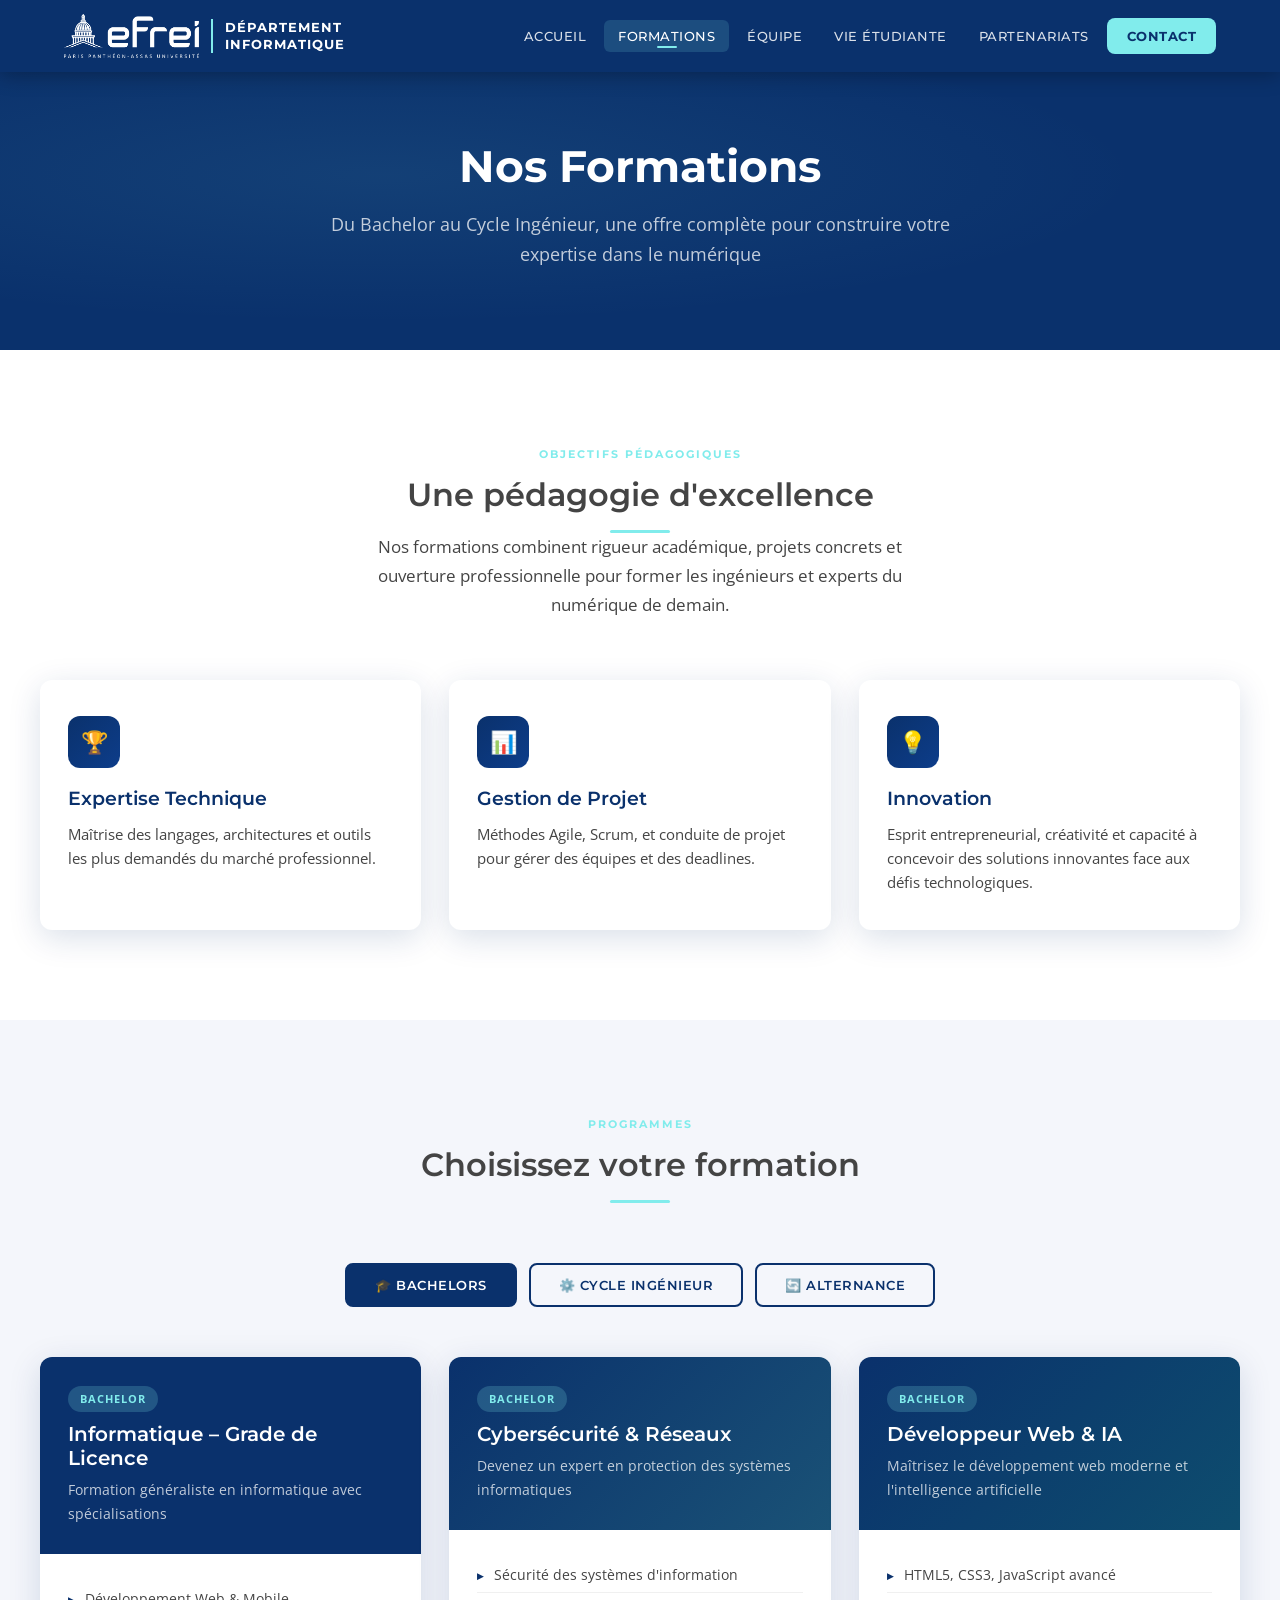
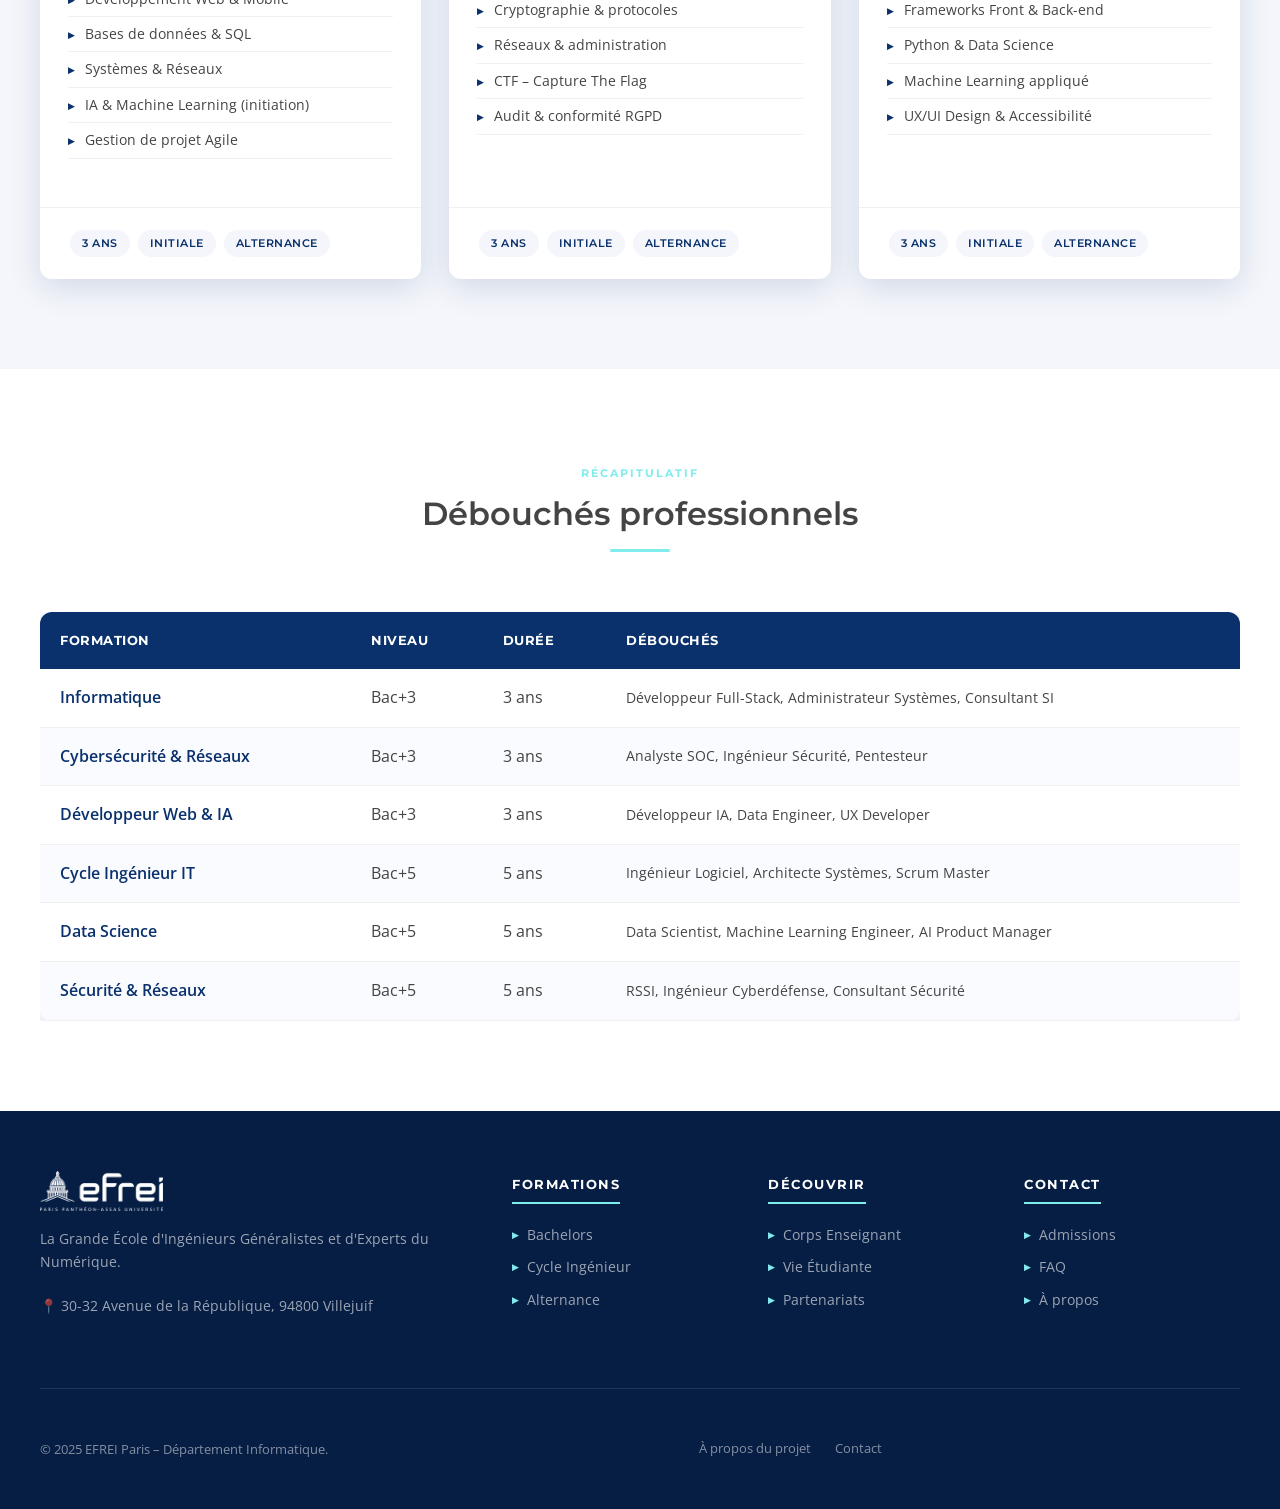
<file: formations.html>
<!DOCTYPE html>
<html lang="fr">
<head>
  <meta charset="UTF-8">
  <meta name="viewport" content="width=device-width, initial-scale=1.0">
  <title>Formations – Département Informatique EFREI</title>
  <link rel="stylesheet" href="style.css">
</head>
<body>

  <header>
    <nav>
      <div class="nav-logo">
        <img src="img/R.png" alt="Logo EFREI">
        <span>Département<br>Informatique</span>
      </div>
      <ul class="nav-links">
        <li><a href="index.html">Accueil</a></li>
        <li><a href="formations.html" class="active">Formations</a></li>
        <li><a href="equipe.html">Équipe</a></li>
        <li><a href="vie-etudiante.html">Vie Étudiante</a></li>
        <li><a href="partenariats.html">Partenariats</a></li>
        <li><a href="contact.html" class="nav-cta">Contact</a></li>
      </ul>
      <div class="burger"><span></span><span></span><span></span></div>
    </nav>
  </header>

  <!-- HERO -->
  <section class="page-hero">
    <h1>Nos Formations</h1>
    <p>Du Bachelor au Cycle Ingénieur, une offre complète pour construire votre expertise dans le numérique</p>
  </section>

  <!-- INTRO -->
  <section class="section">
    <div class="container">
      <div class="section-header reveal">
        <span class="section-tag">Objectifs pédagogiques</span>
        <h2>Une pédagogie d'excellence</h2>
        <div class="divider"></div>
        <p>Nos formations combinent rigueur académique, projets concrets et ouverture professionnelle pour former les ingénieurs et experts du numérique de demain.</p>
      </div>
      <div class="cards-grid">
        <div class="card reveal">
          <div class="card-icon">🏆</div>
          <h3>Expertise Technique</h3>
          <p>Maîtrise des langages, architectures et outils les plus demandés du marché professionnel.</p>
        </div>
        <div class="card reveal" data-delay="100">
          <div class="card-icon">📊</div>
          <h3>Gestion de Projet</h3>
          <p>Méthodes Agile, Scrum, et conduite de projet pour gérer des équipes et des deadlines.</p>
        </div>
        <div class="card reveal" data-delay="200">
          <div class="card-icon">💡</div>
          <h3>Innovation</h3>
          <p>Esprit entrepreneurial, créativité et capacité à concevoir des solutions innovantes face aux défis technologiques.</p>
        </div>
      </div>
    </div>
  </section>

  <!-- TABS FORMATIONS -->
  <section class="section section-light">
    <div class="container">
      <div class="section-header reveal">
        <span class="section-tag">Programmes</span>
        <h2>Choisissez votre formation</h2>
        <div class="divider"></div>
      </div>

      <div class="formations-tabs reveal">
        <button class="tab-btn active" data-tab="bachelors">🎓 Bachelors</button>
        <button class="tab-btn" data-tab="ingenieur">⚙️ Cycle Ingénieur</button>
        <button class="tab-btn" data-tab="alternance">🔄 Alternance</button>
      </div>

      <!-- BACHELORS -->
      <div class="tab-panel cards-grid" id="bachelors">
        <div class="formation-card reveal">
          <div class="formation-card-header">
            <span class="formation-badge">Bachelor</span>
            <h3>Informatique – Grade de Licence</h3>
            <p>Formation généraliste en informatique avec spécialisations</p>
          </div>
          <div class="formation-card-body">
            <ul>
              <li>Développement Web & Mobile</li>
              <li>Bases de données & SQL</li>
              <li>Systèmes & Réseaux</li>
              <li>IA & Machine Learning (initiation)</li>
              <li>Gestion de projet Agile</li>
            </ul>
          </div>
          <div class="formation-card-footer">
            <div>
              <span class="tag">3 ans</span>
              <span class="tag">Initiale</span>
              <span class="tag">Alternance</span>
            </div>
          </div>
        </div>

        <div class="formation-card reveal" data-delay="100">
          <div class="formation-card-header" style="background: linear-gradient(135deg, #0A316C, #1a5276);">
            <span class="formation-badge">Bachelor</span>
            <h3>Cybersécurité & Réseaux</h3>
            <p>Devenez un expert en protection des systèmes informatiques</p>
          </div>
          <div class="formation-card-body">
            <ul>
              <li>Sécurité des systèmes d'information</li>
              <li>Cryptographie & protocoles</li>
              <li>Réseaux & administration</li>
              <li>CTF – Capture The Flag</li>
              <li>Audit & conformité RGPD</li>
            </ul>
          </div>
          <div class="formation-card-footer">
            <div>
              <span class="tag">3 ans</span>
              <span class="tag">Initiale</span>
              <span class="tag">Alternance</span>
            </div>
          </div>
        </div>

        <div class="formation-card reveal" data-delay="200">
          <div class="formation-card-header" style="background: linear-gradient(135deg, #0A316C, #0e4d6e);">
            <span class="formation-badge">Bachelor</span>
            <h3>Développeur Web & IA</h3>
            <p>Maîtrisez le développement web moderne et l'intelligence artificielle</p>
          </div>
          <div class="formation-card-body">
            <ul>
              <li>HTML5, CSS3, JavaScript avancé</li>
              <li>Frameworks Front & Back-end</li>
              <li>Python & Data Science</li>
              <li>Machine Learning appliqué</li>
              <li>UX/UI Design & Accessibilité</li>
            </ul>
          </div>
          <div class="formation-card-footer">
            <div>
              <span class="tag">3 ans</span>
              <span class="tag">Initiale</span>
              <span class="tag">Alternance</span>
            </div>
          </div>
        </div>
      </div>

      <!-- CYCLE INGENIEUR -->
      <div class="tab-panel cards-grid" id="ingenieur">
        <div class="formation-card reveal">
          <div class="formation-card-header">
            <span class="formation-badge">Cycle Ingénieur</span>
            <h3>Information Technology (IT)</h3>
            <p>Logiciels, Systèmes d'Information et Architecture</p>
          </div>
          <div class="formation-card-body">
            <ul>
              <li>Architecture logicielle & microservices</li>
              <li>Développement Full-Stack avancé</li>
              <li>Cloud Computing & DevOps</li>
              <li>Systèmes d'information d'entreprise</li>
              <li>Projet de fin d'études (PFE)</li>
            </ul>
          </div>
          <div class="formation-card-footer">
            <div>
              <span class="tag">5 ans</span>
              <span class="tag">Initiale</span>
              <span class="tag">Alternance</span>
            </div>
          </div>
        </div>

        <div class="formation-card reveal" data-delay="100">
          <div class="formation-card-header" style="background: linear-gradient(135deg, #0A316C, #1a5276);">
            <span class="formation-badge">Cycle Ingénieur</span>
            <h3>Data Science</h3>
            <p>Intelligence Artificielle, Big Data et analyse prédictive</p>
          </div>
          <div class="formation-card-body">
            <ul>
              <li>Machine Learning & Deep Learning</li>
              <li>Big Data – Hadoop, Spark</li>
              <li>Data Visualisation & BI</li>
              <li>NLP & Computer Vision</li>
              <li>Statistiques avancées</li>
            </ul>
          </div>
          <div class="formation-card-footer">
            <div>
              <span class="tag">5 ans</span>
              <span class="tag">Initiale</span>
              <span class="tag">Alternance</span>
            </div>
          </div>
        </div>

        <div class="formation-card reveal" data-delay="200">
          <div class="formation-card-header" style="background: linear-gradient(135deg, #0A316C, #0e4d6e);">
            <span class="formation-badge">Cycle Ingénieur</span>
            <h3>Sécurité & Réseaux</h3>
            <p>Cyberdéfense, SOC et architecture réseau avancée</p>
          </div>
          <div class="formation-card-body">
            <ul>
              <li>Penetration Testing & Red Team</li>
              <li>SOC & Réponse aux incidents</li>
              <li>Architecture réseau avancée</li>
              <li>Forensics & investigation numérique</li>
              <li>Conformité ISO 27001</li>
            </ul>
          </div>
          <div class="formation-card-footer">
            <div>
              <span class="tag">5 ans</span>
              <span class="tag">Initiale</span>
              <span class="tag">Alternance</span>
            </div>
          </div>
        </div>

        <div class="formation-card reveal" data-delay="300">
          <div class="formation-card-header" style="background: linear-gradient(135deg, #0A316C, #154360);">
            <span class="formation-badge">Cycle Ingénieur</span>
            <h3>Systèmes Embarqués</h3>
            <p>IoT, robotique et systèmes temps réel</p>
          </div>
          <div class="formation-card-body">
            <ul>
              <li>Programmation bas niveau (C, C++)</li>
              <li>IoT & protocoles embarqués</li>
              <li>Systèmes temps réel (RTOS)</li>
              <li>Robotique & automatisation</li>
              <li>Architecture matérielle</li>
            </ul>
          </div>
          <div class="formation-card-footer">
            <div>
              <span class="tag">5 ans</span>
              <span class="tag">Initiale</span>
            </div>
          </div>
        </div>
      </div>

      <!-- ALTERNANCE -->
      <div class="tab-panel" id="alternance" style="display:none; opacity:0;">
        <div class="cards-grid">
          <div class="card reveal">
            <div class="card-icon">📋</div>
            <h3>Modalités d'alternance</h3>
            <p>La majorité de nos formations sont disponibles en alternance dès la 2ème année. Rythme : 3 semaines en entreprise / 1 semaine à l'école.</p>
          </div>
          <div class="card reveal" data-delay="100">
            <div class="card-icon">💰</div>
            <h3>Rémunération</h3>
            <p>En tant qu'alternant, vous êtes salarié et percevez une rémunération mensuelle selon la grille légale et votre niveau d'études.</p>
          </div>
          <div class="card reveal" data-delay="200">
            <div class="card-icon">🏢</div>
            <h3>Entreprises partenaires</h3>
            <p>Plus de 120 entreprises partenaires recrutent nos alternants chaque année : Capgemini, Thales, Orange, BNP Paribas, et bien d'autres.</p>
          </div>
          <div class="card reveal" data-delay="300">
            <div class="card-icon">📞</div>
            <h3>Trouver votre alternance</h3>
            <p>Notre service Relations Entreprises vous accompagne dans votre recherche et met à disposition un jobboard dédié aux offres d'alternance.</p>
          </div>
        </div>
      </div>
    </div>
  </section>

  <!-- TABLEAU RÉCAPITULATIF -->
  <section class="section">
    <div class="container">
      <div class="section-header reveal">
        <span class="section-tag">Récapitulatif</span>
        <h2>Débouchés professionnels</h2>
        <div class="divider"></div>
      </div>
      <div class="reveal" style="overflow-x:auto;">
        <table style="width:100%; border-collapse:collapse; background:var(--blanc); border-radius:var(--radius); overflow:hidden; box-shadow:var(--shadow);">
          <thead>
            <tr style="background:var(--bleu); color:var(--blanc);">
              <th style="padding:18px 20px; text-align:left; font-family:'Montserrat',sans-serif; font-size:13px; text-transform:uppercase; letter-spacing:0.5px;">Formation</th>
              <th style="padding:18px 20px; text-align:left; font-family:'Montserrat',sans-serif; font-size:13px; text-transform:uppercase; letter-spacing:0.5px;">Niveau</th>
              <th style="padding:18px 20px; text-align:left; font-family:'Montserrat',sans-serif; font-size:13px; text-transform:uppercase; letter-spacing:0.5px;">Durée</th>
              <th style="padding:18px 20px; text-align:left; font-family:'Montserrat',sans-serif; font-size:13px; text-transform:uppercase; letter-spacing:0.5px;">Débouchés</th>
            </tr>
          </thead>
          <tbody>
            <tr style="border-bottom:1px solid #f0f0f0;">
              <td style="padding:16px 20px; font-weight:600; color:var(--bleu);">Informatique</td>
              <td style="padding:16px 20px;">Bac+3</td>
              <td style="padding:16px 20px;">3 ans</td>
              <td style="padding:16px 20px; font-size:14px;">Développeur Full-Stack, Administrateur Systèmes, Consultant SI</td>
            </tr>
            <tr style="border-bottom:1px solid #f0f0f0; background:#fafbff;">
              <td style="padding:16px 20px; font-weight:600; color:var(--bleu);">Cybersécurité & Réseaux</td>
              <td style="padding:16px 20px;">Bac+3</td>
              <td style="padding:16px 20px;">3 ans</td>
              <td style="padding:16px 20px; font-size:14px;">Analyste SOC, Ingénieur Sécurité, Pentesteur</td>
            </tr>
            <tr style="border-bottom:1px solid #f0f0f0;">
              <td style="padding:16px 20px; font-weight:600; color:var(--bleu);">Développeur Web & IA</td>
              <td style="padding:16px 20px;">Bac+3</td>
              <td style="padding:16px 20px;">3 ans</td>
              <td style="padding:16px 20px; font-size:14px;">Développeur IA, Data Engineer, UX Developer</td>
            </tr>
            <tr style="border-bottom:1px solid #f0f0f0; background:#fafbff;">
              <td style="padding:16px 20px; font-weight:600; color:var(--bleu);">Cycle Ingénieur IT</td>
              <td style="padding:16px 20px;">Bac+5</td>
              <td style="padding:16px 20px;">5 ans</td>
              <td style="padding:16px 20px; font-size:14px;">Ingénieur Logiciel, Architecte Systèmes, Scrum Master</td>
            </tr>
            <tr style="border-bottom:1px solid #f0f0f0;">
              <td style="padding:16px 20px; font-weight:600; color:var(--bleu);">Data Science</td>
              <td style="padding:16px 20px;">Bac+5</td>
              <td style="padding:16px 20px;">5 ans</td>
              <td style="padding:16px 20px; font-size:14px;">Data Scientist, Machine Learning Engineer, AI Product Manager</td>
            </tr>
            <tr style="border-bottom:1px solid #f0f0f0; background:#fafbff;">
              <td style="padding:16px 20px; font-weight:600; color:var(--bleu);">Sécurité & Réseaux</td>
              <td style="padding:16px 20px;">Bac+5</td>
              <td style="padding:16px 20px;">5 ans</td>
              <td style="padding:16px 20px; font-size:14px;">RSSI, Ingénieur Cyberdéfense, Consultant Sécurité</td>
            </tr>
          </tbody>
        </table>
      </div>
    </div>
  </section>

  <!-- FOOTER -->
  <footer>
    <div class="footer-grid">
      <div class="footer-brand">
        <img src="img/R.png" alt="Logo EFREI">
        <p>La Grande École d'Ingénieurs Généralistes et d'Experts du Numérique.</p>
        <p>📍 30-32 Avenue de la République, 94800 Villejuif</p>
      </div>
      <div class="footer-col">
        <h4>Formations</h4>
        <ul>
          <li><a href="formations.html">Bachelors</a></li>
          <li><a href="formations.html">Cycle Ingénieur</a></li>
          <li><a href="formations.html">Alternance</a></li>
        </ul>
      </div>
      <div class="footer-col">
        <h4>Découvrir</h4>
        <ul>
          <li><a href="equipe.html">Corps Enseignant</a></li>
          <li><a href="vie-etudiante.html">Vie Étudiante</a></li>
          <li><a href="partenariats.html">Partenariats</a></li>
        </ul>
      </div>
      <div class="footer-col">
        <h4>Contact</h4>
        <ul>
          <li><a href="contact.html">Admissions</a></li>
          <li><a href="contact.html#faq">FAQ</a></li>
          <li><a href="apropos.html">À propos</a></li>
        </ul>
      </div>
    </div>
    <div class="footer-bottom">
      <p>© 2025 EFREI Paris – Département Informatique.</p>
      <nav>
        <a href="apropos.html">À propos du projet</a>
        <a href="contact.html">Contact</a>
      </nav>
    </div>
  </footer>

  <button class="back-to-top">↑</button>
  <script src="script.js"></script>
</body>
</html>
</file>
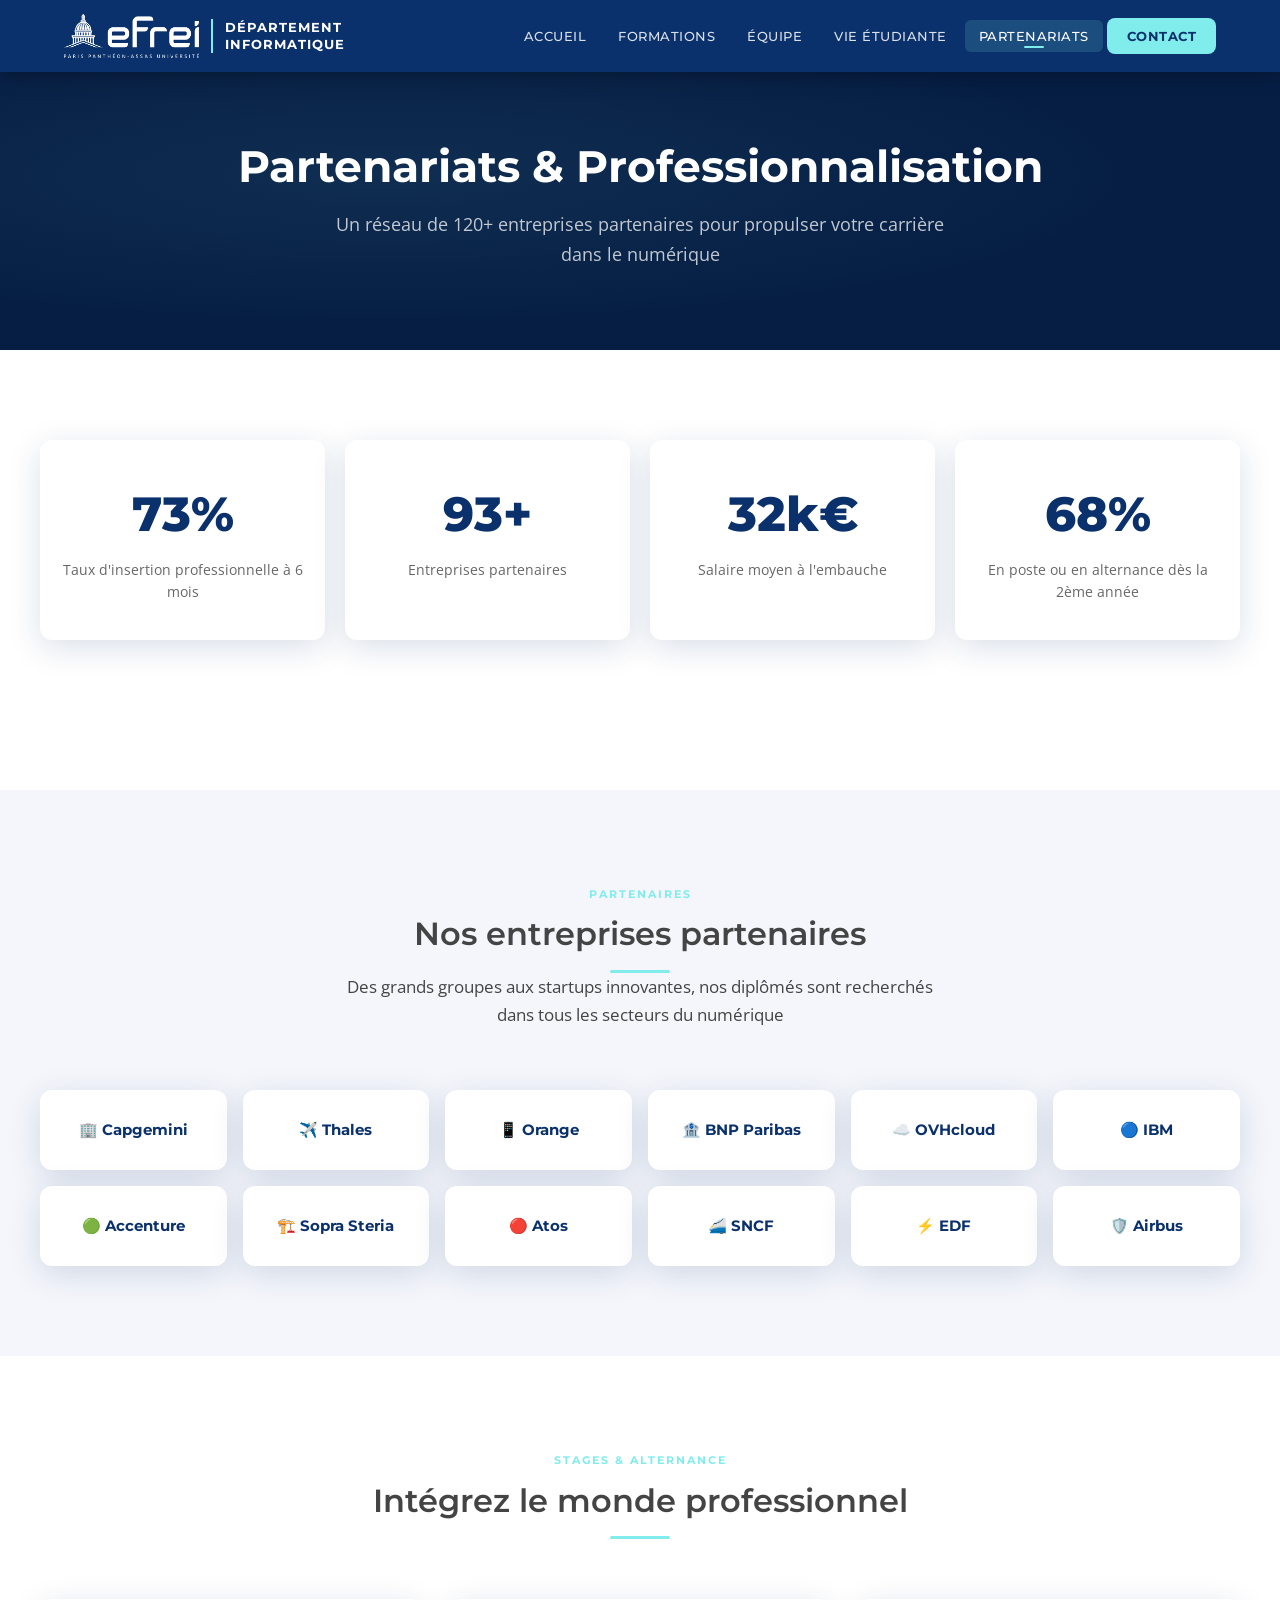
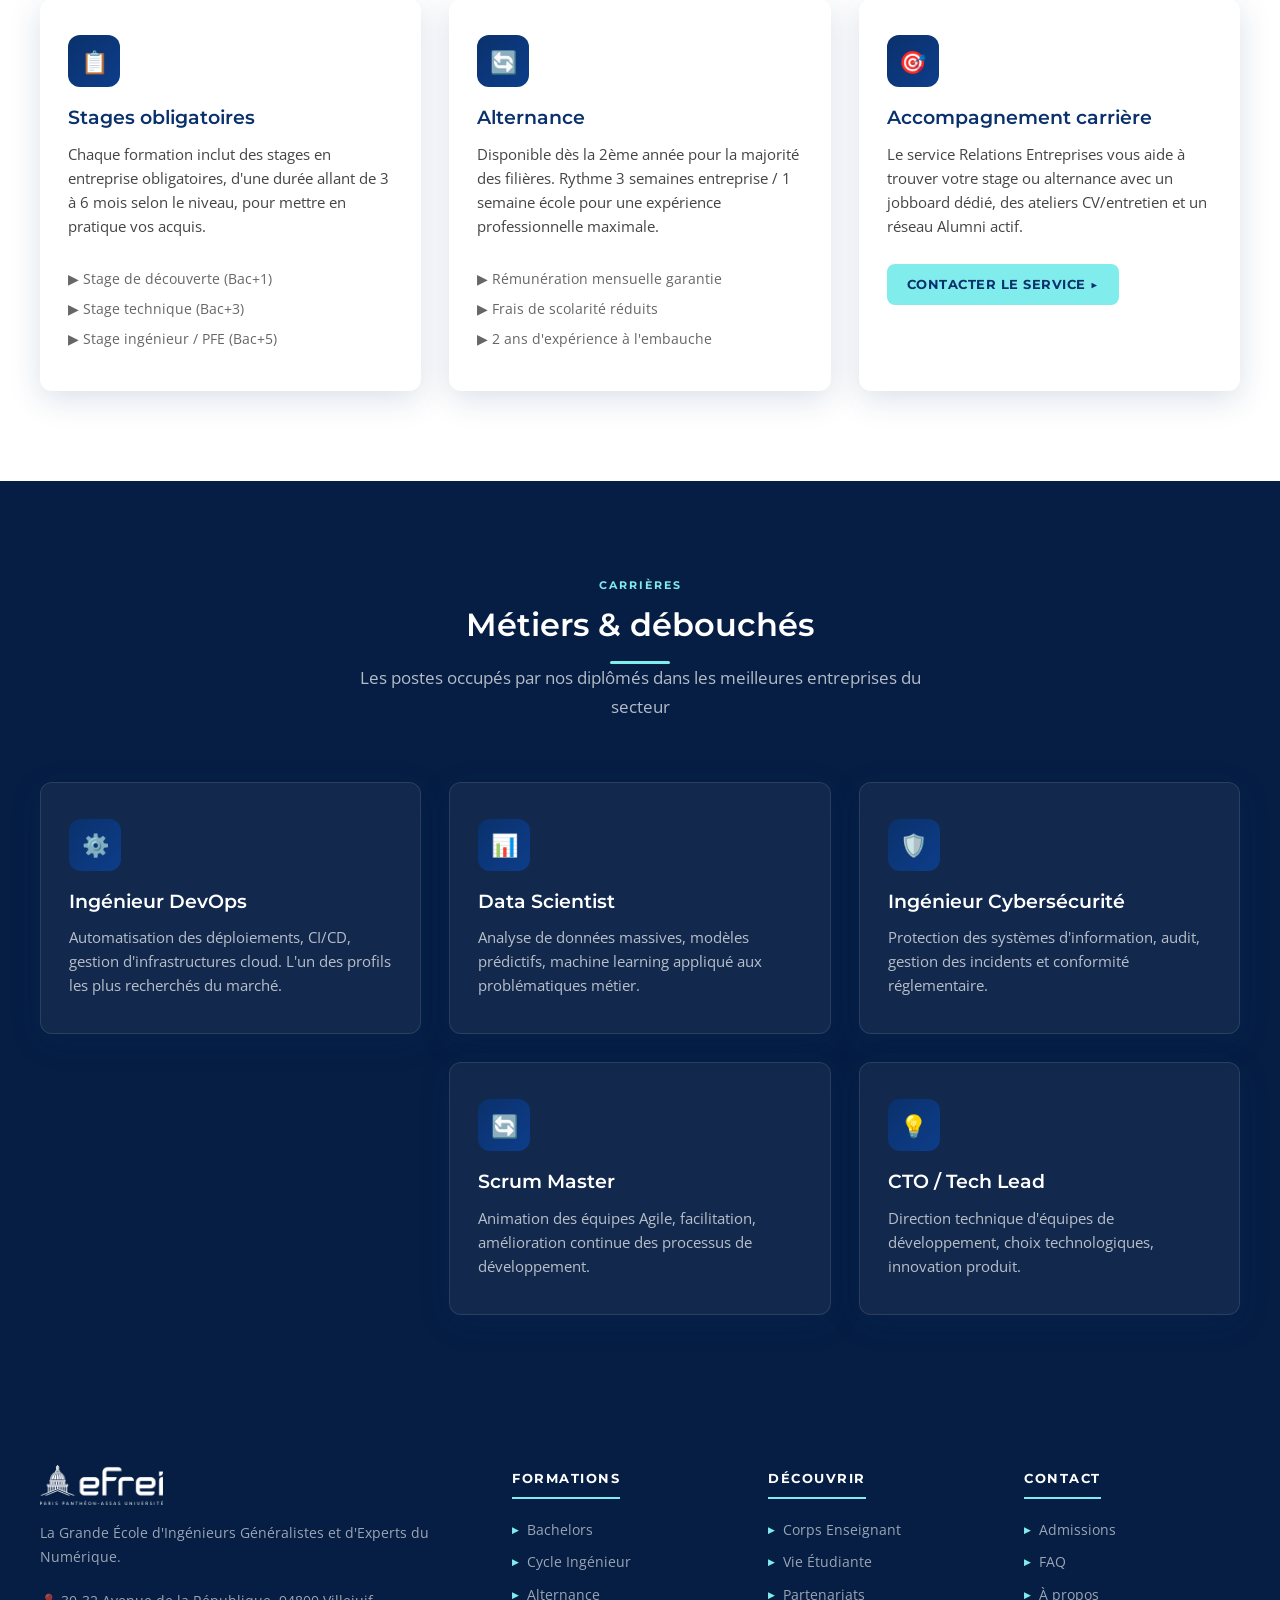
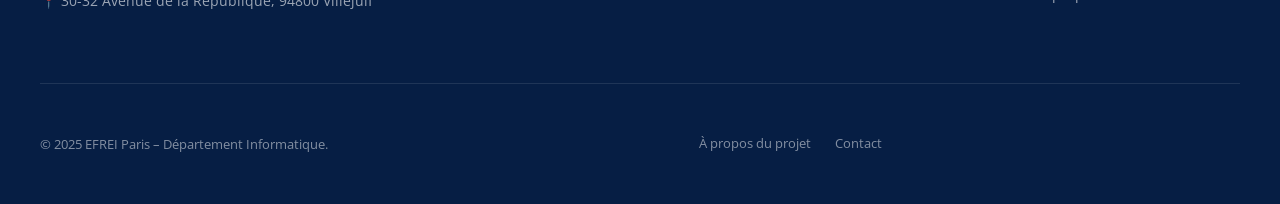
<file: partenariats.html>
<!DOCTYPE html>
<html lang="fr">
<head>
  <meta charset="UTF-8">
  <meta name="viewport" content="width=device-width, initial-scale=1.0">
  <title>Partenariats – Département Informatique EFREI</title>
  <link rel="stylesheet" href="style.css">
</head>
<body>

  <header>
    <nav>
      <div class="nav-logo">
        <img src="img/R.png" alt="Logo EFREI">
        <span>Département<br>Informatique</span>
      </div>
      <ul class="nav-links">
        <li><a href="index.html">Accueil</a></li>
        <li><a href="formations.html">Formations</a></li>
        <li><a href="equipe.html">Équipe</a></li>
        <li><a href="vie-etudiante.html">Vie Étudiante</a></li>
        <li><a href="partenariats.html" class="active">Partenariats</a></li>
        <li><a href="contact.html" class="nav-cta">Contact</a></li>
      </ul>
      <div class="burger"><span></span><span></span><span></span></div>
    </nav>
  </header>

  <section class="page-hero" style="background: var(--bleu-dark);">
    <h1>Partenariats & Professionnalisation</h1>
    <p>Un réseau de 120+ entreprises partenaires pour propulser votre carrière dans le numérique</p>
  </section>

  <!-- STATS -->
  <section class="section">
    <div class="container">
      <div class="stats-row reveal">
        <div class="stat-big">
          <span class="number" data-target="95" data-suffix="%">0%</span>
          <div class="label">Taux d'insertion professionnelle à 6 mois</div>
        </div>
        <div class="stat-big">
          <span class="number" data-target="120" data-suffix="+">0+</span>
          <div class="label">Entreprises partenaires</div>
        </div>
        <div class="stat-big">
          <span class="number" data-target="42" data-suffix="k€">0k€</span>
          <div class="label">Salaire moyen à l'embauche</div>
        </div>
        <div class="stat-big">
          <span class="number" data-target="89" data-suffix="%">0%</span>
          <div class="label">En poste ou en alternance dès la 2ème année</div>
        </div>
      </div>
    </div>
  </section>

  <!-- ENTREPRISES -->
  <section class="section section-light">
    <div class="container">
      <div class="section-header reveal">
        <span class="section-tag">Partenaires</span>
        <h2>Nos entreprises partenaires</h2>
        <div class="divider"></div>
        <p>Des grands groupes aux startups innovantes, nos diplômés sont recherchés dans tous les secteurs du numérique</p>
      </div>
      <div class="entreprises-logos reveal">
        <div class="entreprise-logo">🏢 Capgemini</div>
        <div class="entreprise-logo">✈️ Thales</div>
        <div class="entreprise-logo">📱 Orange</div>
        <div class="entreprise-logo">🏦 BNP Paribas</div>
        <div class="entreprise-logo">☁️ OVHcloud</div>
        <div class="entreprise-logo">🔵 IBM</div>
        <div class="entreprise-logo">🟢 Accenture</div>
        <div class="entreprise-logo">🏗️ Sopra Steria</div>
        <div class="entreprise-logo">🔴 Atos</div>
        <div class="entreprise-logo">🚄 SNCF</div>
        <div class="entreprise-logo">⚡ EDF</div>
        <div class="entreprise-logo">🛡️ Airbus</div>
      </div>
    </div>
  </section>

  <!-- STAGES & ALTERNANCE -->
  <section class="section">
    <div class="container">
      <div class="section-header reveal">
        <span class="section-tag">Stages & Alternance</span>
        <h2>Intégrez le monde professionnel</h2>
        <div class="divider"></div>
      </div>
      <div class="cards-grid">
        <div class="card reveal">
          <div class="card-icon">📋</div>
          <h3>Stages obligatoires</h3>
          <p>Chaque formation inclut des stages en entreprise obligatoires, d'une durée allant de 3 à 6 mois selon le niveau, pour mettre en pratique vos acquis.</p>
          <br>
          <ul style="font-size:14px; color:#666;">
            <li style="padding:4px 0; display:flex; gap:8px;">▶ Stage de découverte (Bac+1)</li>
            <li style="padding:4px 0; display:flex; gap:8px;">▶ Stage technique (Bac+3)</li>
            <li style="padding:4px 0; display:flex; gap:8px;">▶ Stage ingénieur / PFE (Bac+5)</li>
          </ul>
        </div>
        <div class="card reveal" data-delay="100">
          <div class="card-icon">🔄</div>
          <h3>Alternance</h3>
          <p>Disponible dès la 2ème année pour la majorité des filières. Rythme 3 semaines entreprise / 1 semaine école pour une expérience professionnelle maximale.</p>
          <br>
          <ul style="font-size:14px; color:#666;">
            <li style="padding:4px 0; display:flex; gap:8px;">▶ Rémunération mensuelle garantie</li>
            <li style="padding:4px 0; display:flex; gap:8px;">▶ Frais de scolarité réduits</li>
            <li style="padding:4px 0; display:flex; gap:8px;">▶ 2 ans d'expérience à l'embauche</li>
          </ul>
        </div>
        <div class="card reveal" data-delay="200">
          <div class="card-icon">🎯</div>
          <h3>Accompagnement carrière</h3>
          <p>Le service Relations Entreprises vous aide à trouver votre stage ou alternance avec un jobboard dédié, des ateliers CV/entretien et un réseau Alumni actif.</p>
          <br>
          <a href="contact.html" class="btn-primary" style="font-size:13px; padding:10px 20px;">Contacter le service ▶</a>
        </div>
      </div>
    </div>
  </section>

  <!-- DÉBOUCHÉS -->
  <section class="section section-dark">
    <div class="container">
      <div class="section-header reveal">
        <span class="section-tag">Carrières</span>
        <h2>Métiers & débouchés</h2>
        <div class="divider"></div>
        <p>Les postes occupés par nos diplômés dans les meilleures entreprises du secteur</p>
      </div>
      <div class="cards-grid">
        <div class="card card-dark reveal">
          <div class="card-icon">⚙️</div>
          <h3>Ingénieur DevOps</h3>
          <p>Automatisation des déploiements, CI/CD, gestion d'infrastructures cloud. L'un des profils les plus recherchés du marché.</p>
        </div>
        <div class="card card-dark reveal" data-delay="100">
          <div class="card-icon">📊</div>
          <h3>Data Scientist</h3>
          <p>Analyse de données massives, modèles prédictifs, machine learning appliqué aux problématiques métier.</p>
        </div>
        <div class="card card-dark reveal" data-delay="200">
          <div class="card-icon">🛡️</div>
          <h3>Ingénieur Cybersécurité</h3>
          <p>Protection des systèmes d'information, audit, gestion des incidents et conformité réglementaire.</p>
        </div>
        <div class="card card-dark reveal" data-delay="300">
          <div class="card-icon">🏗️</div>
          <h3>Architecte Cloud</h3>
          <p>Conception et déploiement d'architectures cloud scalables et résilientes (AWS, Azure, GCP).</p>
        </div>
        <div class="card card-dark reveal">
          <div class="card-icon">🔄</div>
          <h3>Scrum Master</h3>
          <p>Animation des équipes Agile, facilitation, amélioration continue des processus de développement.</p>
        </div>
        <div class="card card-dark reveal" data-delay="100">
          <div class="card-icon">💡</div>
          <h3>CTO / Tech Lead</h3>
          <p>Direction technique d'équipes de développement, choix technologiques, innovation produit.</p>
        </div>
      </div>
    </div>
  </section>

  <footer>
    <div class="footer-grid">
      <div class="footer-brand">
        <img src="img/R.png" alt="Logo EFREI">
        <p>La Grande École d'Ingénieurs Généralistes et d'Experts du Numérique.</p>
        <p>📍 30-32 Avenue de la République, 94800 Villejuif</p>
      </div>
      <div class="footer-col">
        <h4>Formations</h4>
        <ul>
          <li><a href="formations.html">Bachelors</a></li>
          <li><a href="formations.html">Cycle Ingénieur</a></li>
          <li><a href="formations.html">Alternance</a></li>
        </ul>
      </div>
      <div class="footer-col">
        <h4>Découvrir</h4>
        <ul>
          <li><a href="equipe.html">Corps Enseignant</a></li>
          <li><a href="vie-etudiante.html">Vie Étudiante</a></li>
          <li><a href="partenariats.html">Partenariats</a></li>
        </ul>
      </div>
      <div class="footer-col">
        <h4>Contact</h4>
        <ul>
          <li><a href="contact.html">Admissions</a></li>
          <li><a href="contact.html#faq">FAQ</a></li>
          <li><a href="apropos.html">À propos</a></li>
        </ul>
      </div>
    </div>
    <div class="footer-bottom">
      <p>© 2025 EFREI Paris – Département Informatique.</p>
      <nav>
        <a href="apropos.html">À propos du projet</a>
        <a href="contact.html">Contact</a>
      </nav>
    </div>
  </footer>

  <button class="back-to-top">↑</button>
  <script src="script.js"></script>
</body>
</html>
</file>
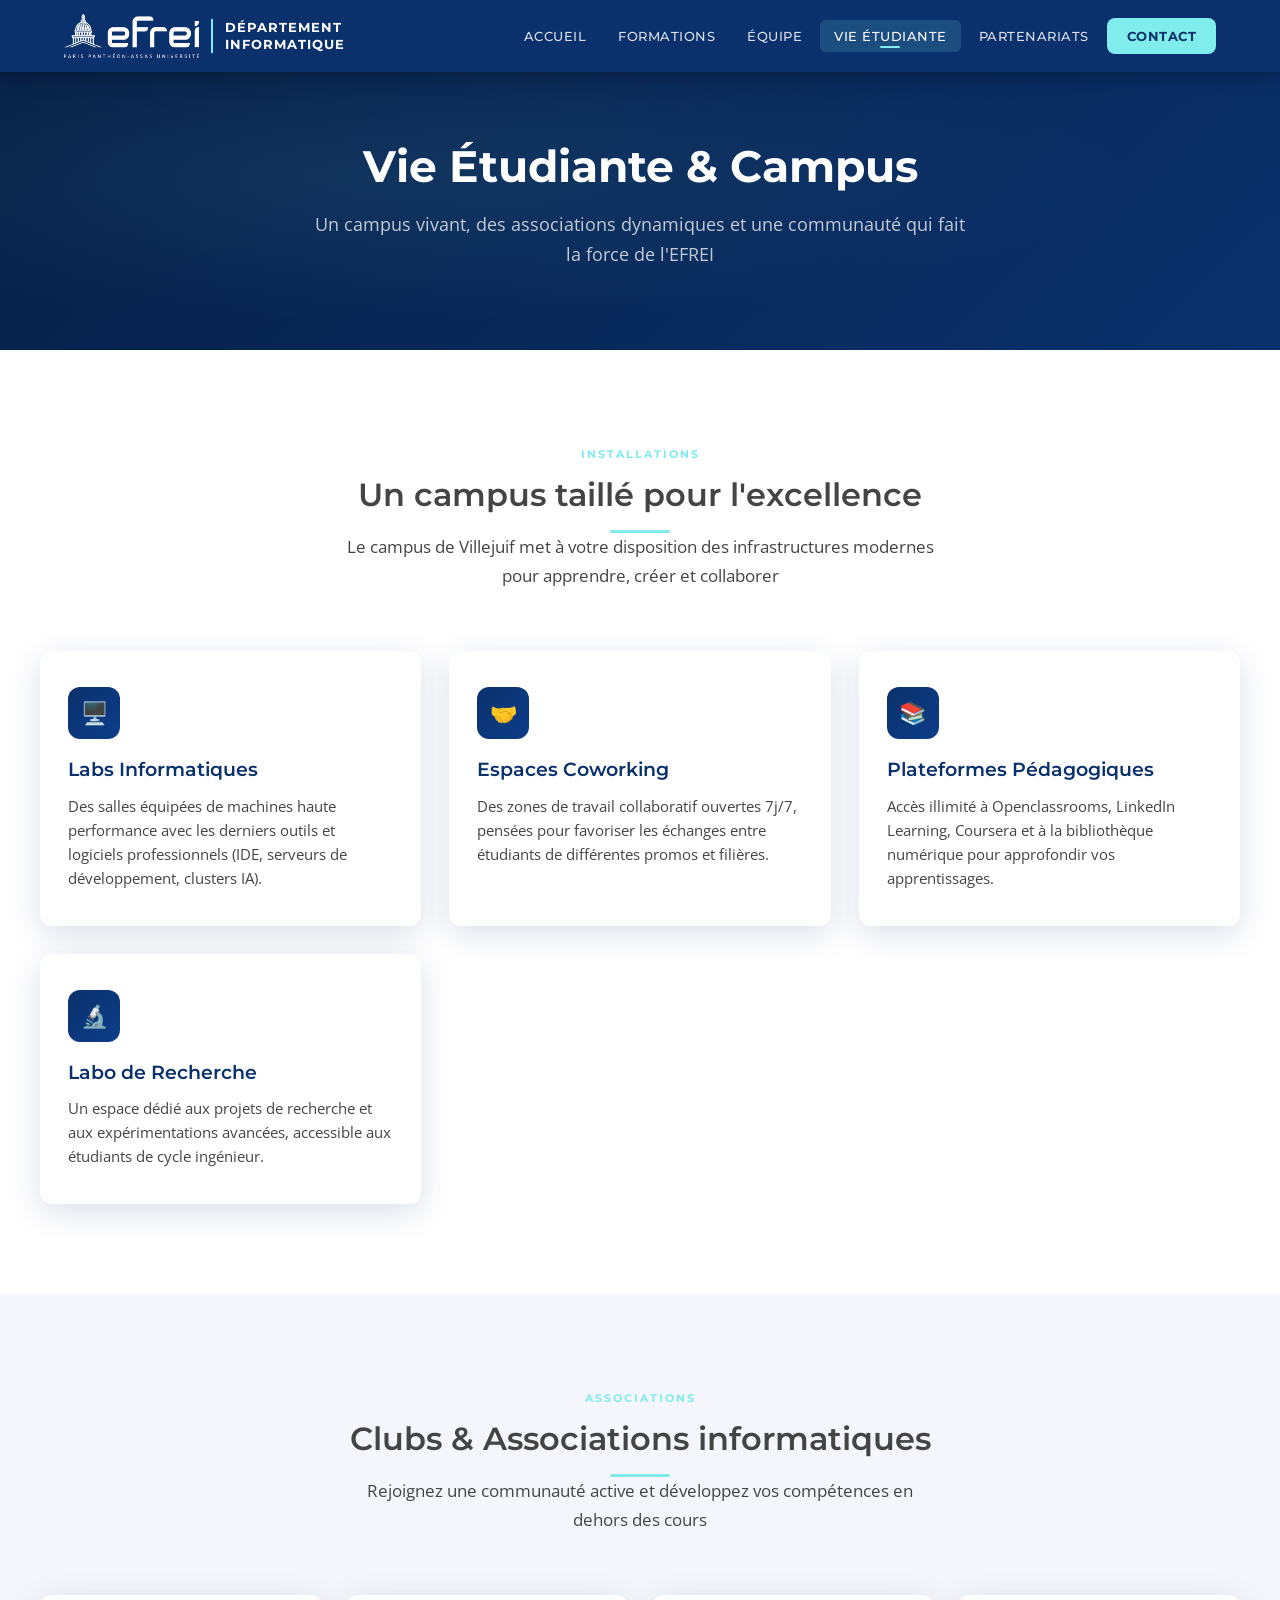
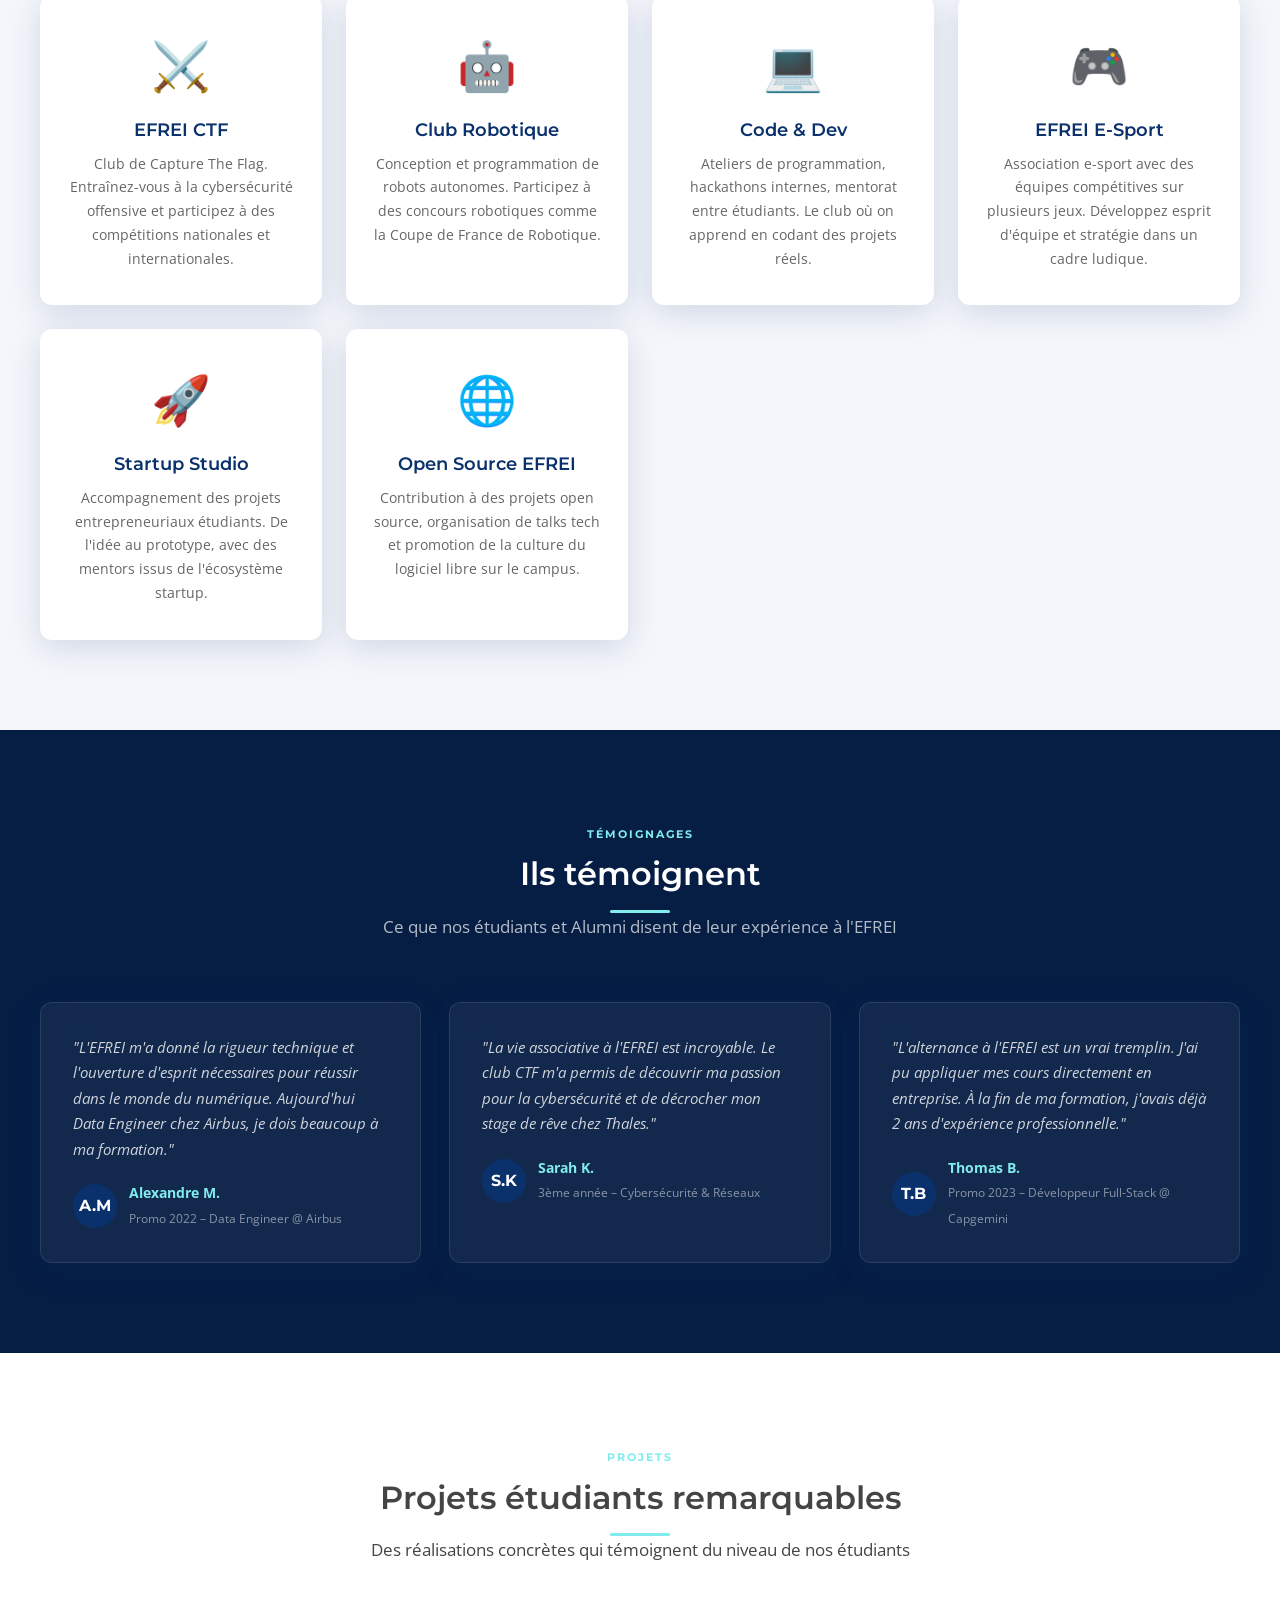
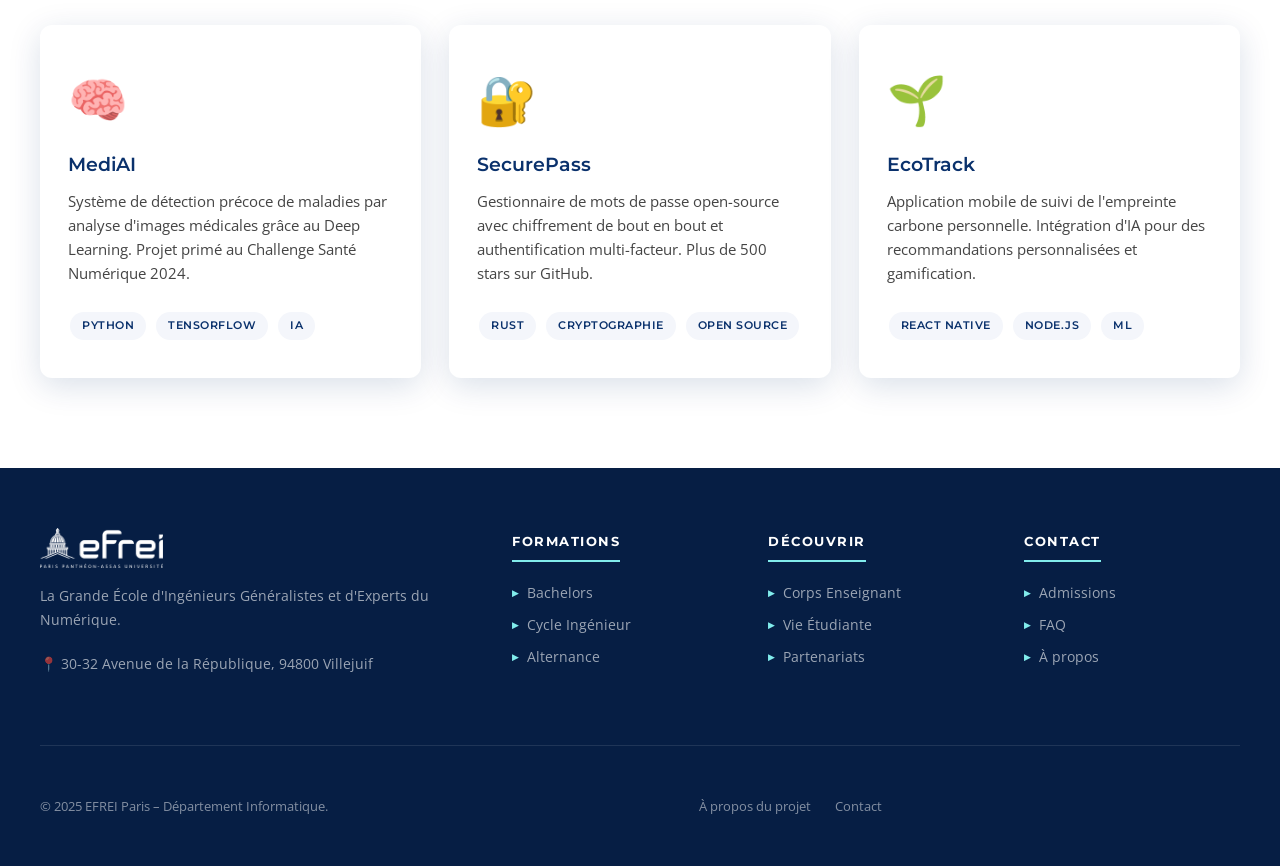
<file: vie-etudiante.html>
<!DOCTYPE html>
<html lang="fr">
<head>
  <meta charset="UTF-8">
  <meta name="viewport" content="width=device-width, initial-scale=1.0">
  <title>Vie Étudiante – Département Informatique EFREI</title>
  <link rel="stylesheet" href="style.css">
</head>
<body>

  <header>
    <nav>
      <div class="nav-logo">
        <img src="img/R.png" alt="Logo EFREI">
        <span>Département<br>Informatique</span>
      </div>
      <ul class="nav-links">
        <li><a href="index.html">Accueil</a></li>
        <li><a href="formations.html">Formations</a></li>
        <li><a href="equipe.html">Équipe</a></li>
        <li><a href="vie-etudiante.html" class="active">Vie Étudiante</a></li>
        <li><a href="partenariats.html">Partenariats</a></li>
        <li><a href="contact.html" class="nav-cta">Contact</a></li>
      </ul>
      <div class="burger"><span></span><span></span><span></span></div>
    </nav>
  </header>

  <!-- HERO -->
  <section class="page-hero" style="background: linear-gradient(135deg, var(--bleu-dark), var(--bleu));">
    <h1>Vie Étudiante & Campus</h1>
    <p>Un campus vivant, des associations dynamiques et une communauté qui fait la force de l'EFREI</p>
  </section>

  <!-- CAMPUS -->
  <section class="section">
    <div class="container">
      <div class="section-header reveal">
        <span class="section-tag">Installations</span>
        <h2>Un campus taillé pour l'excellence</h2>
        <div class="divider"></div>
        <p>Le campus de Villejuif met à votre disposition des infrastructures modernes pour apprendre, créer et collaborer</p>
      </div>
      <div class="cards-grid">
        <div class="card reveal">
          <div class="card-icon">🖥️</div>
          <h3>Labs Informatiques</h3>
          <p>Des salles équipées de machines haute performance avec les derniers outils et logiciels professionnels (IDE, serveurs de développement, clusters IA).</p>
        </div>
        <div class="card reveal" data-delay="100">
          <div class="card-icon">🤝</div>
          <h3>Espaces Coworking</h3>
          <p>Des zones de travail collaboratif ouvertes 7j/7, pensées pour favoriser les échanges entre étudiants de différentes promos et filières.</p>
        </div>
        <div class="card reveal" data-delay="200">
          <div class="card-icon">📚</div>
          <h3>Plateformes Pédagogiques</h3>
          <p>Accès illimité à Openclassrooms, LinkedIn Learning, Coursera et à la bibliothèque numérique pour approfondir vos apprentissages.</p>
        </div>
        <div class="card reveal" data-delay="300">
          <div class="card-icon">🔬</div>
          <h3>Labo de Recherche</h3>
          <p>Un espace dédié aux projets de recherche et aux expérimentations avancées, accessible aux étudiants de cycle ingénieur.</p>
        </div>
      </div>
    </div>
  </section>

  <!-- CLUBS & ASSOCIATIONS -->
  <section class="section section-light">
    <div class="container">
      <div class="section-header reveal">
        <span class="section-tag">Associations</span>
        <h2>Clubs & Associations informatiques</h2>
        <div class="divider"></div>
        <p>Rejoignez une communauté active et développez vos compétences en dehors des cours</p>
      </div>
      <div class="clubs-grid">
        <div class="club-card reveal">
          <div class="club-icon">⚔️</div>
          <h3>EFREI CTF</h3>
          <p>Club de Capture The Flag. Entraînez-vous à la cybersécurité offensive et participez à des compétitions nationales et internationales.</p>
        </div>
        <div class="club-card reveal" data-delay="100">
          <div class="club-icon">🤖</div>
          <h3>Club Robotique</h3>
          <p>Conception et programmation de robots autonomes. Participez à des concours robotiques comme la Coupe de France de Robotique.</p>
        </div>
        <div class="club-card reveal" data-delay="200">
          <div class="club-icon">💻</div>
          <h3>Code & Dev</h3>
          <p>Ateliers de programmation, hackathons internes, mentorat entre étudiants. Le club où on apprend en codant des projets réels.</p>
        </div>
        <div class="club-card reveal" data-delay="300">
          <div class="club-icon">🎮</div>
          <h3>EFREI E-Sport</h3>
          <p>Association e-sport avec des équipes compétitives sur plusieurs jeux. Développez esprit d'équipe et stratégie dans un cadre ludique.</p>
        </div>
        <div class="club-card reveal">
          <div class="club-icon">🚀</div>
          <h3>Startup Studio</h3>
          <p>Accompagnement des projets entrepreneuriaux étudiants. De l'idée au prototype, avec des mentors issus de l'écosystème startup.</p>
        </div>
        <div class="club-card reveal" data-delay="100">
          <div class="club-icon">🌐</div>
          <h3>Open Source EFREI</h3>
          <p>Contribution à des projets open source, organisation de talks tech et promotion de la culture du logiciel libre sur le campus.</p>
        </div>
      </div>
    </div>
  </section>

  <!-- TÉMOIGNAGES -->
  <section class="section section-dark">
    <div class="container">
      <div class="section-header reveal">
        <span class="section-tag">Témoignages</span>
        <h2>Ils témoignent</h2>
        <div class="divider"></div>
        <p>Ce que nos étudiants et Alumni disent de leur expérience à l'EFREI</p>
      </div>
      <div class="temoignages">
        <div class="temoignage-card reveal" style="background:rgba(255,255,255,0.05); border:1px solid rgba(255,255,255,0.1); color:var(--blanc);">
          <p style="color:rgba(255,255,255,0.8);">"L'EFREI m'a donné la rigueur technique et l'ouverture d'esprit nécessaires pour réussir dans le monde du numérique. Aujourd'hui Data Engineer chez Airbus, je dois beaucoup à ma formation."</p>
          <div class="temoignage-author">
            <div class="author-avatar">A.M</div>
            <div class="author-info">
              <strong style="color:var(--cyan);">Alexandre M.</strong>
              <span style="color:rgba(255,255,255,0.5);">Promo 2022 – Data Engineer @ Airbus</span>
            </div>
          </div>
        </div>
        <div class="temoignage-card reveal" data-delay="100" style="background:rgba(255,255,255,0.05); border:1px solid rgba(255,255,255,0.1);">
          <p style="color:rgba(255,255,255,0.8);">"La vie associative à l'EFREI est incroyable. Le club CTF m'a permis de découvrir ma passion pour la cybersécurité et de décrocher mon stage de rêve chez Thales."</p>
          <div class="temoignage-author">
            <div class="author-avatar">S.K</div>
            <div class="author-info">
              <strong style="color:var(--cyan);">Sarah K.</strong>
              <span style="color:rgba(255,255,255,0.5);">3ème année – Cybersécurité & Réseaux</span>
            </div>
          </div>
        </div>
        <div class="temoignage-card reveal" data-delay="200" style="background:rgba(255,255,255,0.05); border:1px solid rgba(255,255,255,0.1);">
          <p style="color:rgba(255,255,255,0.8);">"L'alternance à l'EFREI est un vrai tremplin. J'ai pu appliquer mes cours directement en entreprise. À la fin de ma formation, j'avais déjà 2 ans d'expérience professionnelle."</p>
          <div class="temoignage-author">
            <div class="author-avatar">T.B</div>
            <div class="author-info">
              <strong style="color:var(--cyan);">Thomas B.</strong>
              <span style="color:rgba(255,255,255,0.5);">Promo 2023 – Développeur Full-Stack @ Capgemini</span>
            </div>
          </div>
        </div>
      </div>
    </div>
  </section>

  <!-- PROJETS ÉTUDIANTS -->
  <section class="section">
    <div class="container">
      <div class="section-header reveal">
        <span class="section-tag">Projets</span>
        <h2>Projets étudiants remarquables</h2>
        <div class="divider"></div>
        <p>Des réalisations concrètes qui témoignent du niveau de nos étudiants</p>
      </div>
      <div class="cards-grid">
        <div class="card reveal">
          <div style="font-size:48px; margin-bottom:16px;">🧠</div>
          <h3>MediAI</h3>
          <p>Système de détection précoce de maladies par analyse d'images médicales grâce au Deep Learning. Projet primé au Challenge Santé Numérique 2024.</p>
          <br>
          <div style="display:flex; gap:6px; flex-wrap:wrap;">
            <span class="tag">Python</span>
            <span class="tag">TensorFlow</span>
            <span class="tag">IA</span>
          </div>
        </div>
        <div class="card reveal" data-delay="100">
          <div style="font-size:48px; margin-bottom:16px;">🔐</div>
          <h3>SecurePass</h3>
          <p>Gestionnaire de mots de passe open-source avec chiffrement de bout en bout et authentification multi-facteur. Plus de 500 stars sur GitHub.</p>
          <br>
          <div style="display:flex; gap:6px; flex-wrap:wrap;">
            <span class="tag">Rust</span>
            <span class="tag">Cryptographie</span>
            <span class="tag">Open Source</span>
          </div>
        </div>
        <div class="card reveal" data-delay="200">
          <div style="font-size:48px; margin-bottom:16px;">🌱</div>
          <h3>EcoTrack</h3>
          <p>Application mobile de suivi de l'empreinte carbone personnelle. Intégration d'IA pour des recommandations personnalisées et gamification.</p>
          <br>
          <div style="display:flex; gap:6px; flex-wrap:wrap;">
            <span class="tag">React Native</span>
            <span class="tag">Node.js</span>
            <span class="tag">ML</span>
          </div>
        </div>
      </div>
    </div>
  </section>

  <footer>
    <div class="footer-grid">
      <div class="footer-brand">
        <img src="img/R.png" alt="Logo EFREI">
        <p>La Grande École d'Ingénieurs Généralistes et d'Experts du Numérique.</p>
        <p>📍 30-32 Avenue de la République, 94800 Villejuif</p>
      </div>
      <div class="footer-col">
        <h4>Formations</h4>
        <ul>
          <li><a href="formations.html">Bachelors</a></li>
          <li><a href="formations.html">Cycle Ingénieur</a></li>
          <li><a href="formations.html">Alternance</a></li>
        </ul>
      </div>
      <div class="footer-col">
        <h4>Découvrir</h4>
        <ul>
          <li><a href="equipe.html">Corps Enseignant</a></li>
          <li><a href="vie-etudiante.html">Vie Étudiante</a></li>
          <li><a href="partenariats.html">Partenariats</a></li>
        </ul>
      </div>
      <div class="footer-col">
        <h4>Contact</h4>
        <ul>
          <li><a href="contact.html">Admissions</a></li>
          <li><a href="contact.html#faq">FAQ</a></li>
          <li><a href="apropos.html">À propos</a></li>
        </ul>
      </div>
    </div>
    <div class="footer-bottom">
      <p>© 2025 EFREI Paris – Département Informatique.</p>
      <nav>
        <a href="apropos.html">À propos du projet</a>
        <a href="contact.html">Contact</a>
      </nav>
    </div>
  </footer>

  <button class="back-to-top">↑</button>
  <script src="script.js"></script>
</body>
</html>
</file>
<file: style.css>
@import url('https://fonts.googleapis.com/css2?family=Montserrat:wght@300;400;500;600;700;800;900&family=Open+Sans:wght@300;400;600&display=swap');

/* ===== CSS VARIABLES ===== */
:root {
  --bleu: #0A316C;
  --bleu-light: #0d3d8a;
  --bleu-dark: #061e44;
  --cyan: #81ECEC;
  --jaune: #FDCB6E;
  --blanc: #FFFFFF;
  --gris-clair: #f4f6fb;
  --gris-texte: #444;
  --shadow: 0 8px 32px rgba(10, 49, 108, 0.15);
  --shadow-hover: 0 16px 48px rgba(10, 49, 108, 0.25);
  --radius: 12px;
  --transition: all 0.3s cubic-bezier(0.4, 0, 0.2, 1);
}

/* ===== RESET & BASE ===== */
*, *::before, *::after { box-sizing: border-box; margin: 0; padding: 0; }

html { scroll-behavior: smooth; }

body {
  font-family: 'Open Sans', sans-serif;
  font-size: 16px;
  line-height: 1.6;
  color: var(--gris-texte);
  background: var(--blanc);
  overflow-x: hidden;
}

h1, h2, h3, h4 {
  font-family: 'Montserrat', sans-serif;
  line-height: 1.2;
}

h1 { font-size: 40px; font-weight: 700; }
h2 { font-size: 32px; font-weight: 600; }
h3 { font-size: 22px; font-weight: 600; }
h4 { font-size: 18px; font-weight: 500; }

p { font-size: 16px; line-height: 1.7; }

a { text-decoration: none; color: inherit; transition: var(--transition); }

img { max-width: 100%; height: auto; display: block; }

ul { list-style: none; }

/* ===== HEADER / NAV ===== */
header {
  position: fixed;
  top: 0; left: 0; right: 0;
  z-index: 1000;
  background: var(--bleu);
  box-shadow: 0 2px 20px rgba(0,0,0,0.3);
  transition: var(--transition);
}

header.scrolled {
  background: rgba(10, 49, 108, 0.97);
  backdrop-filter: blur(10px);
}

nav {
  max-width: 1200px;
  margin: 0 auto;
  padding: 0 24px;
  display: flex;
  align-items: center;
  justify-content: space-between;
  height: 72px;
}

.nav-logo {
  display: flex;
  align-items: center;
  gap: 12px;
}

.nav-logo img {
  height: 44px;
  width: auto;
  filter: brightness(0) invert(1);
}

.nav-logo span {
  font-family: 'Montserrat', sans-serif;
  font-weight: 700;
  font-size: 13px;
  color: var(--blanc);
  text-transform: uppercase;
  letter-spacing: 1px;
  line-height: 1.3;
  border-left: 2px solid var(--cyan);
  padding-left: 12px;
}

.nav-links {
  display: flex;
  align-items: center;
  gap: 4px;
}

.nav-links a {
  color: rgba(255,255,255,0.85);
  font-family: 'Montserrat', sans-serif;
  font-size: 13px;
  font-weight: 500;
  text-transform: uppercase;
  letter-spacing: 0.5px;
  padding: 8px 14px;
  border-radius: 6px;
  transition: var(--transition);
  position: relative;
}

.nav-links a:hover,
.nav-links a.active {
  color: var(--blanc);
  background: rgba(129, 236, 236, 0.15);
}

.nav-links a.active::after {
  content: '';
  position: absolute;
  bottom: 4px; left: 50%;
  transform: translateX(-50%);
  width: 20px; height: 2px;
  background: var(--cyan);
  border-radius: 2px;
}

.nav-cta {
  background: var(--cyan) !important;
  color: var(--bleu) !important;
  font-weight: 700 !important;
  padding: 10px 20px !important;
  border-radius: 8px !important;
}

.nav-cta:hover {
  background: var(--jaune) !important;
  transform: translateY(-1px);
}

/* Burger menu */
.burger {
  display: none;
  flex-direction: column;
  gap: 5px;
  cursor: pointer;
  padding: 8px;
}

.burger span {
  display: block;
  width: 24px; height: 2px;
  background: var(--blanc);
  border-radius: 2px;
  transition: var(--transition);
}

/* ===== HERO SECTION ===== */
.hero {
  min-height: 100vh;
  background: var(--bleu-dark);
  position: relative;
  display: flex;
  align-items: center;
  overflow: hidden;
  padding-top: 72px;
}

.hero-bg {
  position: absolute;
  inset: 0;
  background-image: url('../img/OIP.png');
  background-size: cover;
  background-position: center;
  opacity: 0.25;
  filter: saturate(0.5);
}

.hero-diagonal {
  position: absolute;
  inset: 0;
  background: linear-gradient(
    105deg,
    var(--bleu-dark) 0%,
    var(--bleu-dark) 50%,
    transparent 50%,
    transparent 100%
  );
}

.hero-glow {
  position: absolute;
  width: 600px; height: 600px;
  border-radius: 50%;
  background: radial-gradient(circle, rgba(129,236,236,0.08) 0%, transparent 70%);
  top: -100px; right: 10%;
  pointer-events: none;
}

.hero-content {
  position: relative;
  z-index: 2;
  max-width: 1200px;
  margin: 0 auto;
  padding: 80px 24px;
  display: grid;
  grid-template-columns: 1fr 1fr;
  gap: 60px;
  align-items: center;
}

.hero-text { max-width: 580px; }

.hero-badge {
  display: inline-flex;
  align-items: center;
  gap: 8px;
  background: rgba(129,236,236,0.1);
  border: 1px solid rgba(129,236,236,0.3);
  border-radius: 100px;
  padding: 8px 16px;
  margin-bottom: 28px;
}

.hero-badge span {
  font-family: 'Montserrat', sans-serif;
  font-size: 12px;
  font-weight: 600;
  color: var(--cyan);
  text-transform: uppercase;
  letter-spacing: 1.5px;
}

.hero-badge::before {
  content: '▶';
  color: var(--cyan);
  font-size: 10px;
}

.hero-text h1 {
  color: var(--blanc);
  font-size: 48px;
  font-weight: 800;
  line-height: 1.1;
  margin-bottom: 24px;
}

.hero-text h1 em {
  font-style: normal;
  color: var(--cyan);
}

.hero-text p {
  color: rgba(255,255,255,0.75);
  font-size: 17px;
  line-height: 1.7;
  margin-bottom: 40px;
}

.hero-actions {
  display: flex;
  gap: 16px;
  flex-wrap: wrap;
}

.btn-primary {
  display: inline-flex;
  align-items: center;
  gap: 8px;
  background: var(--cyan);
  color: var(--bleu);
  font-family: 'Montserrat', sans-serif;
  font-weight: 700;
  font-size: 14px;
  text-transform: uppercase;
  letter-spacing: 0.5px;
  padding: 14px 28px;
  border-radius: 8px;
  transition: var(--transition);
  border: none;
  cursor: pointer;
}

.btn-primary:hover {
  background: var(--jaune);
  transform: translateY(-2px);
  box-shadow: 0 8px 24px rgba(129,236,236,0.3);
}

.btn-secondary {
  display: inline-flex;
  align-items: center;
  gap: 8px;
  background: transparent;
  color: var(--blanc);
  font-family: 'Montserrat', sans-serif;
  font-weight: 600;
  font-size: 14px;
  text-transform: uppercase;
  letter-spacing: 0.5px;
  padding: 14px 28px;
  border-radius: 8px;
  border: 1.5px solid rgba(255,255,255,0.3);
  transition: var(--transition);
  cursor: pointer;
}

.btn-secondary:hover {
  border-color: var(--cyan);
  color: var(--cyan);
  transform: translateY(-2px);
}

.hero-stats {
  display: grid;
  grid-template-columns: 1fr 1fr;
  gap: 20px;
}

.stat-card {
  background: rgba(255,255,255,0.05);
  border: 1px solid rgba(255,255,255,0.1);
  border-radius: var(--radius);
  padding: 28px 24px;
  text-align: center;
  backdrop-filter: blur(10px);
  transition: var(--transition);
}

.stat-card:hover {
  background: rgba(129,236,236,0.08);
  border-color: rgba(129,236,236,0.3);
  transform: translateY(-4px);
}

.stat-number {
  font-family: 'Montserrat', sans-serif;
  font-size: 40px;
  font-weight: 800;
  color: var(--cyan);
  display: block;
  line-height: 1;
  margin-bottom: 8px;
}

.stat-label {
  font-size: 13px;
  color: rgba(255,255,255,0.65);
  line-height: 1.4;
}

/* ===== SECTIONS COMMUNES ===== */
.section {
  padding: 90px 24px;
}

.section-dark {
  background: var(--bleu-dark);
  color: var(--blanc);
}

.section-blue {
  background: var(--bleu);
  color: var(--blanc);
}

.section-light {
  background: var(--gris-clair);
}

.container {
  max-width: 1200px;
  margin: 0 auto;
}

.section-header {
  text-align: center;
  margin-bottom: 60px;
}

.section-tag {
  display: inline-block;
  font-family: 'Montserrat', sans-serif;
  font-size: 11px;
  font-weight: 700;
  text-transform: uppercase;
  letter-spacing: 2px;
  color: var(--cyan);
  margin-bottom: 12px;
}

.section-dark .section-tag,
.section-blue .section-tag { color: var(--cyan); }

.section-header h2 { margin-bottom: 16px; }
.section-dark .section-header h2 { color: var(--blanc); }
.section-blue .section-header h2 { color: var(--blanc); }

.section-header p {
  max-width: 600px;
  margin: 0 auto;
  color: var(--gris-texte);
  font-size: 17px;
}

.section-dark .section-header p { color: rgba(255,255,255,0.7); }
.section-blue .section-header p { color: rgba(255,255,255,0.75); }

/* Divider */
.divider {
  width: 60px; height: 3px;
  background: var(--cyan);
  margin: 16px auto 0;
  border-radius: 2px;
}

/* ===== CARDS ===== */
.cards-grid {
  display: grid;
  grid-template-columns: repeat(auto-fit, minmax(280px, 1fr));
  gap: 28px;
}

.card {
  background: var(--blanc);
  border-radius: var(--radius);
  padding: 36px 28px;
  box-shadow: var(--shadow);
  transition: var(--transition);
  position: relative;
  overflow: hidden;
}

.card::before {
  content: '';
  position: absolute;
  top: 0; left: 0; right: 0;
  height: 3px;
  background: linear-gradient(90deg, var(--bleu), var(--cyan));
  transform: scaleX(0);
  transition: var(--transition);
}

.card:hover::before { transform: scaleX(1); }

.card:hover {
  transform: translateY(-6px);
  box-shadow: var(--shadow-hover);
}

.card-dark {
  background: rgba(255,255,255,0.05);
  border: 1px solid rgba(255,255,255,0.1);
  color: var(--blanc);
}

.card-dark:hover {
  background: rgba(129,236,236,0.08);
  border-color: rgba(129,236,236,0.3);
}

.card-icon {
  width: 52px; height: 52px;
  background: linear-gradient(135deg, var(--bleu), var(--bleu-light));
  border-radius: 12px;
  display: flex;
  align-items: center;
  justify-content: center;
  margin-bottom: 20px;
  font-size: 22px;
}

.card h3 { margin-bottom: 12px; font-size: 19px; color: var(--bleu); }
.card-dark h3 { color: var(--blanc); }
.card p { font-size: 15px; color: var(--gris-texte); line-height: 1.6; }
.card-dark p { color: rgba(255,255,255,0.7); }

/* ===== FORMATIONS PAGE ===== */
.formations-hero {
  background: var(--bleu-dark);
  padding: 140px 24px 80px;
  text-align: center;
  position: relative;
  overflow: hidden;
}

.formations-hero::before {
  content: '';
  position: absolute;
  inset: 0;
  background: radial-gradient(ellipse at center, rgba(129,236,236,0.06) 0%, transparent 70%);
}

.formations-hero h1 { color: var(--blanc); position: relative; margin-bottom: 20px; }
.formations-hero p { color: rgba(255,255,255,0.7); font-size: 18px; max-width: 600px; margin: 0 auto; position: relative; }

.formations-tabs {
  display: flex;
  gap: 12px;
  justify-content: center;
  margin-bottom: 50px;
  flex-wrap: wrap;
}

.tab-btn {
  font-family: 'Montserrat', sans-serif;
  font-weight: 600;
  font-size: 13px;
  text-transform: uppercase;
  letter-spacing: 0.5px;
  padding: 12px 28px;
  border-radius: 8px;
  border: 2px solid var(--bleu);
  background: transparent;
  color: var(--bleu);
  cursor: pointer;
  transition: var(--transition);
}

.tab-btn.active,
.tab-btn:hover {
  background: var(--bleu);
  color: var(--blanc);
}

.formation-card {
  background: var(--blanc);
  border-radius: var(--radius);
  overflow: hidden;
  box-shadow: var(--shadow);
  transition: var(--transition);
  display: flex;
  flex-direction: column;
}

.formation-card:hover { transform: translateY(-6px); box-shadow: var(--shadow-hover); }

.formation-card-header {
  background: var(--bleu);
  padding: 28px;
  color: var(--blanc);
}

.formation-card-header h3 {
  color: var(--blanc);
  font-size: 20px;
  margin-bottom: 8px;
}

.formation-card-header p {
  color: rgba(255,255,255,0.75);
  font-size: 14px;
}

.formation-badge {
  display: inline-block;
  background: rgba(129,236,236,0.2);
  color: var(--cyan);
  font-size: 11px;
  font-weight: 700;
  text-transform: uppercase;
  letter-spacing: 1px;
  padding: 4px 12px;
  border-radius: 100px;
  margin-bottom: 10px;
}

.formation-card-body {
  padding: 28px;
  flex: 1;
}

.formation-card-body ul {
  margin-bottom: 20px;
}

.formation-card-body ul li {
  display: flex;
  align-items: flex-start;
  gap: 10px;
  padding: 6px 0;
  font-size: 14px;
  color: var(--gris-texte);
  border-bottom: 1px solid #f0f0f0;
}

.formation-card-body ul li::before {
  content: '▶';
  color: var(--bleu);
  font-size: 9px;
  margin-top: 5px;
  flex-shrink: 0;
}

.formation-card-footer {
  padding: 20px 28px;
  border-top: 1px solid #f0f0f0;
  display: flex;
  justify-content: space-between;
  align-items: center;
  flex-wrap: wrap;
  gap: 10px;
}

.tag {
  display: inline-block;
  background: var(--gris-clair);
  color: var(--bleu);
  font-family: 'Montserrat', sans-serif;
  font-size: 11px;
  font-weight: 600;
  text-transform: uppercase;
  letter-spacing: 0.5px;
  padding: 5px 12px;
  border-radius: 100px;
  margin: 2px;
}
/* ===== EQUIPE PAGE ===== */
.prof-grid {
  display: grid;
  grid-template-columns: repeat(auto-fill, minmax(260px, 1fr));
  gap: 28px;
  align-items: stretch;   /* ← AJOUT */
}

.prof-card {
  background: var(--blanc);
  border-radius: var(--radius);
  overflow: hidden;
  box-shadow: var(--shadow);
  transition: var(--transition);
  text-align: center;
  display: flex;              /* ← AJOUT */
  flex-direction: column;     /* ← AJOUT */
}

.prof-card:hover { transform: translateY(-6px); box-shadow: var(--shadow-hover); }

.prof-photo {
  width: 100%;
  height: 220px;
  background: linear-gradient(135deg, var(--bleu-dark), var(--bleu-light));
  display: flex;
  align-items: center;
  justify-content: center;
  overflow: hidden;
  position: relative;
  flex-shrink: 0;   /* ← AJOUT : la photo ne se compresse pas */
}

.prof-photo img {
  width: 100%;
  height: 100%;
  object-fit: cover;
}

.prof-placeholder {
  font-size: 64px;
  color: rgba(255,255,255,0.3);
}

.prof-photo-overlay {
  position: absolute;
  bottom: 0; left: 0; right: 0;
  height: 60px;
  background: linear-gradient(transparent, rgba(10,49,108,0.6));
}

.prof-info {
  padding: 24px;
  display: flex;            /* ← AJOUT */
  flex-direction: column;   /* ← AJOUT */
  flex: 1;                  /* ← AJOUT : remplit l'espace restant */
}

.prof-info h3 { font-size: 18px; color: var(--bleu); margin-bottom: 6px; }

.prof-info .prof-role {
  font-size: 13px;
  font-weight: 600;
  font-family: 'Montserrat', sans-serif;
  text-transform: uppercase;
  letter-spacing: 0.5px;
  margin-bottom: 12px;
  background: var(--bleu);
  display: inline-block;
  padding: 3px 12px;
  border-radius: 100px;
  color: var(--blanc);
  min-height: 2.4em;        /* ← AJOUT : hauteur min pour aligner */
  display: flex;            /* ← AJOUT */
  align-items: center;      /* ← AJOUT */
  justify-content: center;  /* ← AJOUT */
}

.prof-info p { font-size: 14px; color: #666; line-height: 1.5; }

.expertise-tags {
  display: flex;
  flex-wrap: wrap;
  gap: 6px;
  justify-content: center;
  margin-top: auto;   /* ← AJOUT : colle les tags en bas de chaque carte */
}

.expertise-tag {
  font-size: 11px;
  background: var(--gris-clair);
  color: var(--bleu);
  padding: 3px 10px;
  border-radius: 100px;
  font-weight: 600;
}

/* ===== VIE ETUDIANTE ===== */
.vie-hero {
  background: linear-gradient(135deg, var(--bleu-dark), var(--bleu));
  padding: 140px 24px 80px;
  text-align: center;
}

.vie-hero h1 { color: var(--blanc); margin-bottom: 16px; }
.vie-hero p { color: rgba(255,255,255,0.75); font-size: 18px; }

.clubs-grid {
  display: grid;
  grid-template-columns: repeat(auto-fit, minmax(240px, 1fr));
  gap: 24px;
}

.club-card {
  background: var(--blanc);
  border-radius: var(--radius);
  padding: 32px 24px;
  text-align: center;
  box-shadow: var(--shadow);
  transition: var(--transition);
  border-bottom: 3px solid transparent;
}

.club-card:hover {
  transform: translateY(-6px);
  border-bottom-color: var(--cyan);
  box-shadow: var(--shadow-hover);
}

.club-icon { font-size: 48px; margin-bottom: 16px; }
.club-card h3 { font-size: 18px; color: var(--bleu); margin-bottom: 10px; }
.club-card p { font-size: 14px; color: #666; }

.temoignages {
  display: grid;
  grid-template-columns: repeat(auto-fit, minmax(300px, 1fr));
  gap: 28px;
}

.temoignage-card {
  background: var(--blanc);
  border-radius: var(--radius);
  padding: 32px;
  box-shadow: var(--shadow);
  position: relative;
}

.temoignage-card::before {
  content: '"';
  font-family: 'Montserrat', sans-serif;
  font-size: 80px;
  color: var(--bleu);
  opacity: 0.1;
  position: absolute;
  top: 10px; left: 20px;
  line-height: 1;
}

.temoignage-card p {
  font-style: italic;
  color: #555;
  margin-bottom: 20px;
  font-size: 15px;
  position: relative;
}

.temoignage-author {
  display: flex;
  align-items: center;
  gap: 12px;
}

.author-avatar {
  width: 44px; height: 44px;
  border-radius: 50%;
  background: var(--bleu);
  display: flex;
  align-items: center;
  justify-content: center;
  color: var(--blanc);
  font-family: 'Montserrat', sans-serif;
  font-weight: 700;
  font-size: 16px;
  flex-shrink: 0;
}

.author-info strong { display: block; font-size: 14px; color: var(--bleu); font-weight: 700; }
.author-info span { font-size: 12px; color: #888; }

/* ===== PARTENARIATS ===== */
.partenaires-hero {
  background: var(--bleu-dark);
  padding: 140px 24px 80px;
  text-align: center;
}

.partenaires-hero h1 { color: var(--blanc); margin-bottom: 16px; }
.partenaires-hero p { color: rgba(255,255,255,0.75); font-size: 18px; }

.stats-row {
  display: grid;
  grid-template-columns: repeat(4, 1fr);
  gap: 20px;
  margin-bottom: 60px;
}

.stat-big {
  text-align: center;
  padding: 36px 20px;
  background: var(--blanc);
  border-radius: var(--radius);
  box-shadow: var(--shadow);
}

.stat-big .number {
  font-family: 'Montserrat', sans-serif;
  font-size: 48px;
  font-weight: 800;
  color: var(--bleu);
  display: block;
}

.stat-big .label { font-size: 14px; color: #666; margin-top: 6px; }

.entreprises-logos {
  display: grid;
  grid-template-columns: repeat(auto-fill, minmax(160px, 1fr));
  gap: 16px;
}

.entreprise-logo {
  background: var(--blanc);
  border-radius: var(--radius);
  padding: 28px 20px;
  text-align: center;
  box-shadow: var(--shadow);
  transition: var(--transition);
  font-family: 'Montserrat', sans-serif;
  font-weight: 700;
  font-size: 15px;
  color: var(--bleu);
}

.entreprise-logo:hover {
  transform: translateY(-4px);
  border-bottom: 3px solid var(--cyan);
}

/* ===== CONTACT PAGE ===== */
.contact-hero {
  background: var(--bleu);
  padding: 140px 24px 80px;
  text-align: center;
}

.contact-hero h1 { color: var(--blanc); margin-bottom: 16px; }
.contact-hero p { color: rgba(255,255,255,0.75); font-size: 18px; }

.contact-grid {
  display: grid;
  grid-template-columns: 1fr 1fr;
  gap: 50px;
  align-items: start;
}

.contact-info h2 { color: var(--bleu); margin-bottom: 30px; }

.info-item {
  display: flex;
  gap: 16px;
  margin-bottom: 28px;
  align-items: flex-start;
}

.info-icon {
  width: 48px; height: 48px;
  background: var(--bleu);
  border-radius: 10px;
  display: flex;
  align-items: center;
  justify-content: center;
  font-size: 20px;
  flex-shrink: 0;
}

.info-item h4 { color: var(--bleu); margin-bottom: 4px; }
.info-item p { font-size: 15px; color: #666; }

.contact-form-wrapper {
  background: var(--blanc);
  border-radius: var(--radius);
  padding: 40px;
  box-shadow: var(--shadow);
}

.contact-form-wrapper h2 { color: var(--bleu); margin-bottom: 28px; }

.form-group { margin-bottom: 20px; }
.form-group label {
  display: block;
  font-family: 'Montserrat', sans-serif;
  font-size: 13px;
  font-weight: 600;
  color: var(--bleu);
  text-transform: uppercase;
  letter-spacing: 0.5px;
  margin-bottom: 8px;
}

.form-group input,
.form-group select,
.form-group textarea {
  width: 100%;
  padding: 12px 16px;
  border: 2px solid #e8edf5;
  border-radius: 8px;
  font-family: 'Open Sans', sans-serif;
  font-size: 15px;
  color: var(--gris-texte);
  background: var(--blanc);
  transition: var(--transition);
  outline: none;
}

.form-group input:focus,
.form-group select:focus,
.form-group textarea:focus {
  border-color: var(--bleu);
  box-shadow: 0 0 0 3px rgba(10,49,108,0.1);
}

.form-group textarea { resize: vertical; min-height: 130px; }

.form-row { display: grid; grid-template-columns: 1fr 1fr; gap: 16px; }

.faq-item {
  background: var(--blanc);
  border-radius: var(--radius);
  margin-bottom: 12px;
  overflow: hidden;
  box-shadow: 0 2px 10px rgba(0,0,0,0.06);
}

.faq-question {
  width: 100%;
  display: flex;
  justify-content: space-between;
  align-items: center;
  padding: 20px 24px;
  background: none;
  border: none;
  cursor: pointer;
  font-family: 'Montserrat', sans-serif;
  font-size: 15px;
  font-weight: 600;
  color: var(--bleu);
  text-align: left;
  transition: var(--transition);
}

.faq-question:hover { background: var(--gris-clair); }

.faq-arrow {
  font-size: 20px;
  transition: var(--transition);
  color: var(--cyan);
  flex-shrink: 0;
}

.faq-item.open .faq-arrow { transform: rotate(180deg); }

.faq-answer {
  max-height: 0;
  overflow: hidden;
  transition: max-height 0.3s ease;
}

.faq-answer p {
  padding: 0 24px 20px;
  font-size: 15px;
  color: #555;
  line-height: 1.7;
}

/* ===== A PROPOS PAGE ===== */
.apropos-hero {
  background: var(--bleu-dark);
  padding: 140px 24px 80px;
  text-align: center;
}

.apropos-hero h1 { color: var(--blanc); margin-bottom: 16px; }
.apropos-hero p { color: rgba(255,255,255,0.75); font-size: 18px; }

.membres-grid {
  display: grid;
  grid-template-columns: repeat(auto-fit, minmax(300px, 1fr));
  gap: 28px;
}

.membre-card {
  background: var(--blanc);
  border-radius: var(--radius);
  overflow: hidden;
  box-shadow: var(--shadow);
  transition: var(--transition);
}

.membre-card:hover { transform: translateY(-6px); box-shadow: var(--shadow-hover); }

.membre-header {
  background: var(--bleu);
  padding: 32px;
  text-align: center;
}

.membre-avatar {
  width: 80px;
  height: 80px;
  border-radius: 50%;
  overflow: hidden;
  border: 3px solid var(--cyan);
  margin: 0 auto 16px;
  padding: 0;
  background: none;
}

.membre-avatar img {
  width: 100%;
  height: 100%;
  object-fit: cover;
  display: block;
}

.membre-header h3 { color: var(--blanc); font-size: 20px; margin-bottom: 6px; }
.membre-header span {
  font-size: 12px;
  color: var(--cyan);
  font-family: 'Montserrat', sans-serif;
  font-weight: 600;
  text-transform: uppercase;
  letter-spacing: 1px;
}

.membre-body { padding: 28px; }
.membre-body h4 { color: var(--bleu); font-size: 14px; text-transform: uppercase; letter-spacing: 1px; margin-bottom: 12px; }
.membre-body p { font-size: 14px; color: #666; line-height: 1.6; margin-bottom: 16px; }

.taches-list li {
  display: flex;
  align-items: flex-start;
  gap: 10px;
  padding: 6px 0;
  font-size: 13px;
  color: #555;
  border-bottom: 1px solid #f5f5f5;
}

.taches-list li::before {
  content: '▶';
  color: var(--bleu);
  font-size: 9px;
  margin-top: 4px;
  flex-shrink: 0;
}

/* ===== FOOTER ===== */
footer {
  background: var(--bleu-dark);
  color: var(--blanc);
  padding: 60px 24px 0;
}

.footer-grid {
  max-width: 1200px;
  margin: 0 auto;
  display: grid;
  grid-template-columns: 2fr 1fr 1fr 1fr;
  gap: 40px;
  padding-bottom: 50px;
  border-bottom: 1px solid rgba(255,255,255,0.1);
}

.footer-brand img {
  height: 40px;
  filter: brightness(0) invert(1);
  margin-bottom: 16px;
}

.footer-brand p {
  color: rgba(255,255,255,0.6);
  font-size: 14px;
  line-height: 1.7;
  margin-bottom: 20px;
}

.footer-col h4 {
  color: var(--blanc);
  font-size: 13px;
  font-weight: 700;
  text-transform: uppercase;
  letter-spacing: 1.5px;
  margin-bottom: 20px;
  padding-bottom: 10px;
  border-bottom: 2px solid var(--cyan);
  display: inline-block;
}

.footer-col ul li { margin-bottom: 10px; }
.footer-col ul li a {
  color: rgba(255,255,255,0.6);
  font-size: 14px;
  transition: var(--transition);
  display: flex;
  align-items: center;
  gap: 8px;
}

.footer-col ul li a::before {
  content: '▶';
  font-size: 9px;
  color: var(--cyan);
}

.footer-col ul li a:hover { color: var(--cyan); padding-left: 4px; }

.footer-bottom {
  max-width: 1200px;
  margin: 0 auto;
  padding: 24px 0;
  display: flex;
  justify-content: space-between;
  align-items: center;
  flex-wrap: wrap;
  gap: 12px;
}

.footer-bottom p { font-size: 13px; color: rgba(255,255,255,0.5); }
.footer-bottom nav { display: flex; gap: 24px; }
.footer-bottom nav a {
  font-size: 13px;
  color: rgba(255,255,255,0.5);
  transition: var(--transition);
}
.footer-bottom nav a:hover { color: var(--cyan); }

/* ===== CARROUSEL ===== */
.carrousel-wrapper {
  position: relative;
  overflow: hidden;
  border-radius: var(--radius);
  box-shadow: var(--shadow);
}

.carrousel-track {
  display: flex;
  transition: transform 0.5s cubic-bezier(0.4, 0, 0.2, 1);
}

.carrousel-slide {
  min-width: 100%;
  height: 460px;
  background: var(--bleu-dark);
  position: relative;
  overflow: hidden;
}

.carrousel-slide img {
  width: 100%;
  height: 100%;
  object-fit: cover;
  opacity: 0.6;
}

.carrousel-caption {
  position: absolute;
  bottom: 0; left: 0; right: 0;
  padding: 40px;
  background: linear-gradient(transparent, rgba(6,30,68,0.9));
  color: var(--blanc);
}

.carrousel-caption h3 { font-size: 26px; margin-bottom: 8px; }
.carrousel-caption p { font-size: 15px; color: rgba(255,255,255,0.8); }

.carrousel-controls {
  position: absolute;
  bottom: 20px; right: 20px;
  display: flex;
  gap: 8px;
}

.carrousel-btn {
  width: 40px; height: 40px;
  border: none;
  background: rgba(255,255,255,0.15);
  color: var(--blanc);
  border-radius: 50%;
  cursor: pointer;
  font-size: 16px;
  transition: var(--transition);
  backdrop-filter: blur(4px);
  display: flex;
  align-items: center;
  justify-content: center;
}

.carrousel-btn:hover { background: var(--cyan); color: var(--bleu); }

.carrousel-dots {
  position: absolute;
  bottom: 28px; left: 50%;
  transform: translateX(-50%);
  display: flex;
  gap: 8px;
}

.dot {
  width: 8px; height: 8px;
  border-radius: 50%;
  background: rgba(255,255,255,0.4);
  cursor: pointer;
  transition: var(--transition);
}

.dot.active { background: var(--cyan); width: 24px; border-radius: 4px; }

/* ===== SCROLL ANIMATIONS ===== */
.reveal {
  opacity: 0;
  transform: translateY(30px);
  transition: opacity 0.6s ease, transform 0.6s ease;
}

.reveal.visible {
  opacity: 1;
  transform: translateY(0);
}

/* ===== BACK TO TOP ===== */
.back-to-top {
  position: fixed;
  bottom: 30px; right: 30px;
  width: 48px; height: 48px;
  background: var(--bleu);
  color: var(--blanc);
  border: none;
  border-radius: 50%;
  font-size: 20px;
  cursor: pointer;
  opacity: 0;
  transform: translateY(20px);
  transition: var(--transition);
  z-index: 999;
  box-shadow: var(--shadow);
}

.back-to-top.visible {
  opacity: 1;
  transform: translateY(0);
}

.back-to-top:hover { background: var(--cyan); color: var(--bleu); }

/* ===== PAGE HERO GÉNÉRIQUE ===== */
.page-hero {
  padding: 140px 24px 80px;
  text-align: center;
  background: var(--bleu);
  position: relative;
  overflow: hidden;
}

.page-hero::before {
  content: '';
  position: absolute;
  inset: 0;
  background: radial-gradient(ellipse at 30% 50%, rgba(129,236,236,0.08) 0%, transparent 60%);
}

.page-hero h1 { color: var(--blanc); position: relative; margin-bottom: 16px; font-size: 44px; }
.page-hero p { color: rgba(255,255,255,0.75); font-size: 18px; max-width: 650px; margin: 0 auto; position: relative; }

/* ===== RESPONSIVE ===== */
@media (max-width: 1024px) {
  .hero-content { grid-template-columns: 1fr; text-align: center; }
  .hero-stats { justify-content: center; }
  .hero-actions { justify-content: center; }
  .contact-grid { grid-template-columns: 1fr; }
  .footer-grid { grid-template-columns: 1fr 1fr; }
  .stats-row { grid-template-columns: repeat(2, 1fr); }
}

@media (max-width: 768px) {
  h1 { font-size: 28px; }
  h2 { font-size: 24px; }
  .hero-text h1 { font-size: 34px; }
  .nav-links { display: none; }
  .burger { display: flex; }
  .footer-grid { grid-template-columns: 1fr; }
  .stats-row { grid-template-columns: repeat(2, 1fr); }
  .form-row { grid-template-columns: 1fr; }
  .section { padding: 60px 24px; }
  .hero-diagonal {
    background: linear-gradient(180deg, var(--bleu-dark) 0%, var(--bleu-dark) 60%, transparent 100%);
  }

  .nav-links.open {
    display: flex;
    flex-direction: column;
    position: absolute;
    top: 72px; left: 0; right: 0;
    background: var(--bleu);
    padding: 20px;
    gap: 8px;
    box-shadow: 0 8px 24px rgba(0,0,0,0.3);
  }
}

@media (max-width: 480px) {
  .stats-row { grid-template-columns: 1fr 1fr; }
  .hero-stats { grid-template-columns: 1fr 1fr; }
}
</file>
